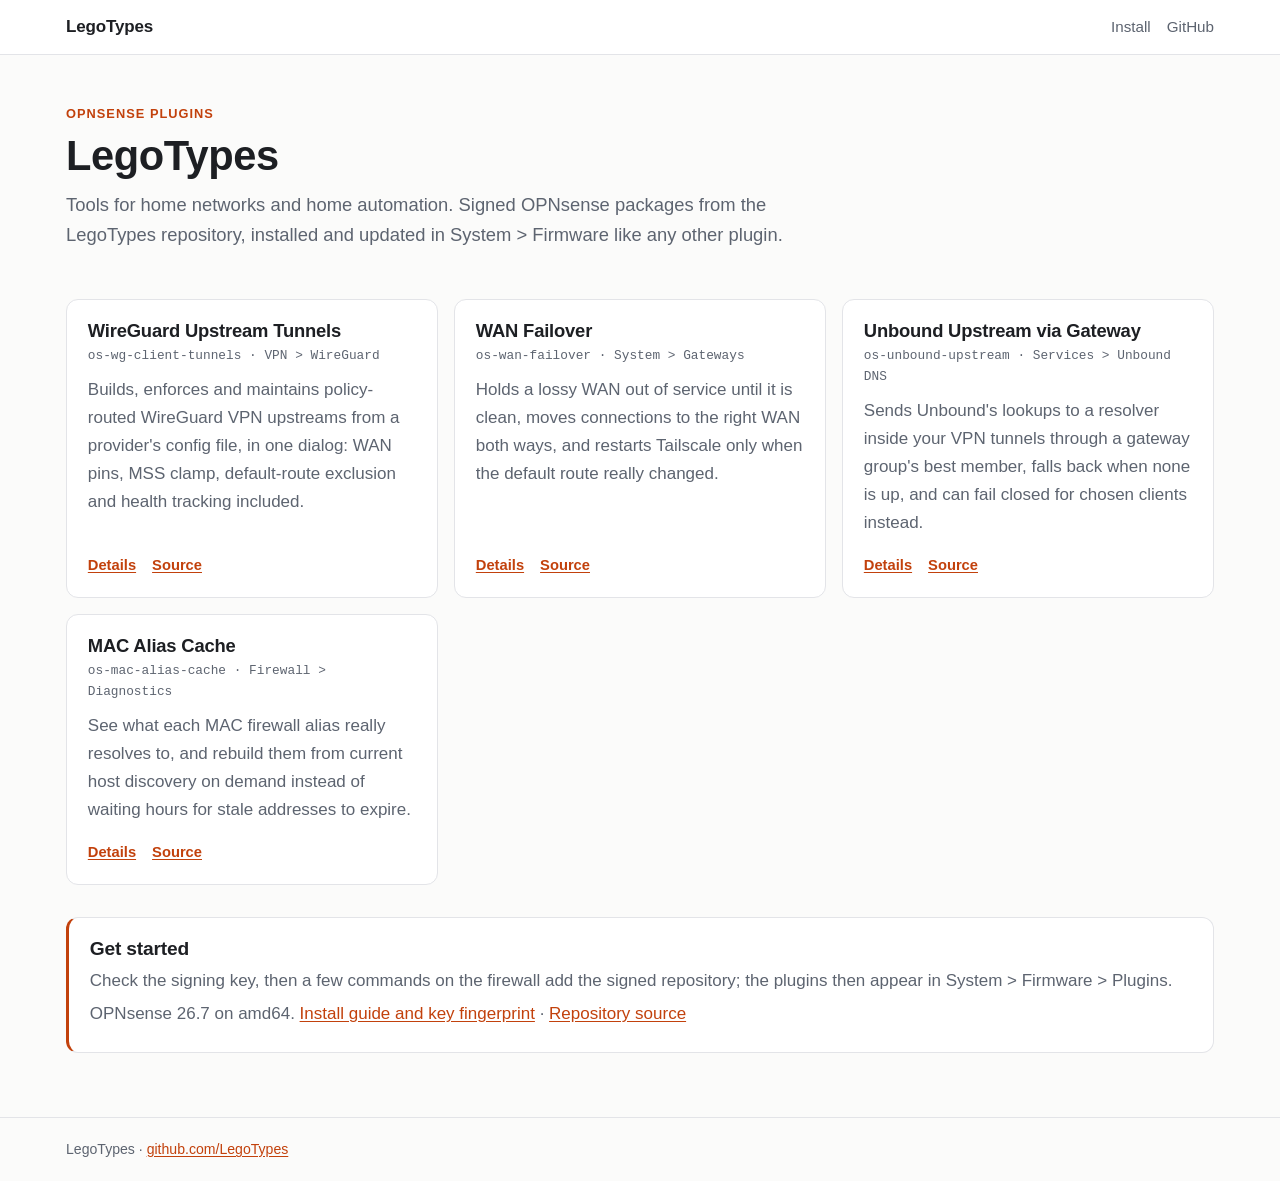
<file: index.html>
<!doctype html>
<html lang="en">
<head>
<meta charset="utf-8">
<meta name="viewport" content="width=device-width, initial-scale=1">
<title>LegoTypes</title>
<meta name="description" content="Open-source OPNsense plugins from LegoTypes: WireGuard upstream tunnels, WAN failover, Unbound upstream via a gateway group, and a MAC alias cache.">
<link rel="stylesheet" href="assets/site.css">
</head>
<body>
<header class="site-header">
  <div class="inner">
    <a class="brand" href="./">LegoTypes</a>
    <nav><a href="install/">Install</a><a href="https://github.com/LegoTypes">GitHub</a></nav>
  </div>
</header>
<div class="page">
  <main class="content wide">
    <section class="hero">
      <div class="eyebrow">OPNsense plugins</div>
      <h1>LegoTypes</h1>
      <p class="lede">Tools for home networks and home automation. Signed OPNsense packages from the LegoTypes repository, installed and updated in System &gt; Firmware like any other plugin.</p>
    </section>

    <ul class="projects">
      <li>
        <h3><a href="wg-upstream-tunnels/">WireGuard Upstream Tunnels</a></h3>
        <div class="pkg">os-wg-client-tunnels · VPN &gt; WireGuard</div>
        <p>Builds, enforces and maintains policy-routed WireGuard VPN upstreams from a provider's config file, in one dialog: WAN pins, MSS clamp, default-route exclusion and health tracking included.</p>
        <div class="links"><a href="wg-upstream-tunnels/">Details</a><a href="https://github.com/LegoTypes/plugins/tree/main/net/wg-client-tunnels">Source</a></div>
      </li>
      <li>
        <h3><a href="wan-failover/">WAN Failover</a></h3>
        <div class="pkg">os-wan-failover · System &gt; Gateways</div>
        <p>Holds a lossy WAN out of service until it is clean, moves connections to the right WAN both ways, and restarts Tailscale only when the default route really changed.</p>
        <div class="links"><a href="wan-failover/">Details</a><a href="https://github.com/LegoTypes/plugins/tree/main/net/wan-failover">Source</a></div>
      </li>
      <li>
        <h3><a href="unbound-upstream/">Unbound Upstream via Gateway</a></h3>
        <div class="pkg">os-unbound-upstream · Services &gt; Unbound DNS</div>
        <p>Sends Unbound's lookups to a resolver inside your VPN tunnels through a gateway group's best member, falls back when none is up, and can fail closed for chosen clients instead.</p>
        <div class="links"><a href="unbound-upstream/">Details</a><a href="https://github.com/LegoTypes/plugins/tree/main/dns/unbound-upstream">Source</a></div>
      </li>
      <li>
        <h3><a href="mac-alias-cache/">MAC Alias Cache</a></h3>
        <div class="pkg">os-mac-alias-cache · Firewall &gt; Diagnostics</div>
        <p>See what each MAC firewall alias really resolves to, and rebuild them from current host discovery on demand instead of waiting hours for stale addresses to expire.</p>
        <div class="links"><a href="mac-alias-cache/">Details</a><a href="https://github.com/LegoTypes/plugins/tree/main/net/mac-alias-cache">Source</a></div>
      </li>
    </ul>

    <section class="get-started">
      <h2>Get started</h2>
      <p>Check the signing key, then a few commands on the firewall add the signed repository; the plugins then appear in System &gt; Firmware &gt; Plugins.</p>
      <p>OPNsense 26.7 on amd64. <a href="install/">Install guide and key fingerprint</a> · <a href="https://github.com/LegoTypes/opnsense-repo">Repository source</a></p>
    </section>
  </main>
</div>
<footer class="site-footer">
  <div class="inner">LegoTypes · <a href="https://github.com/LegoTypes">github.com/LegoTypes</a></div>
</footer>
</body>
</html>
</file>
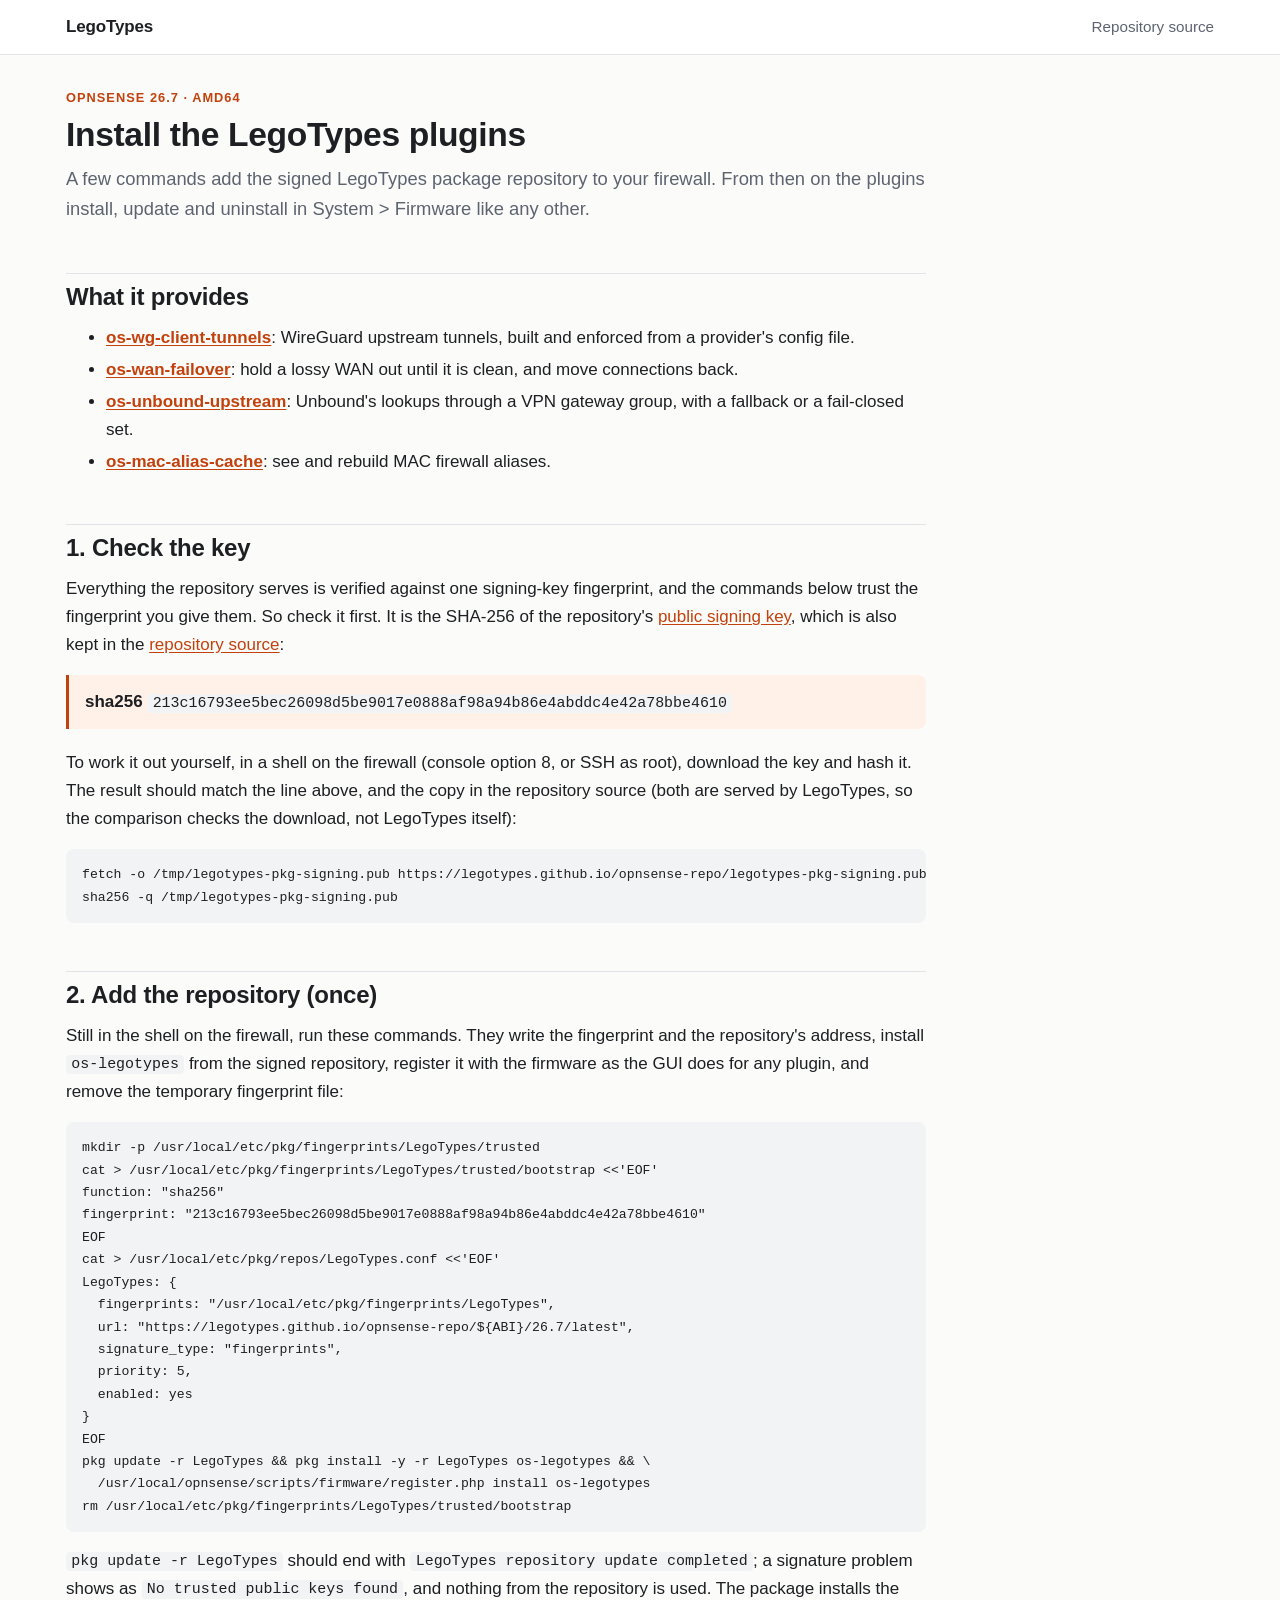
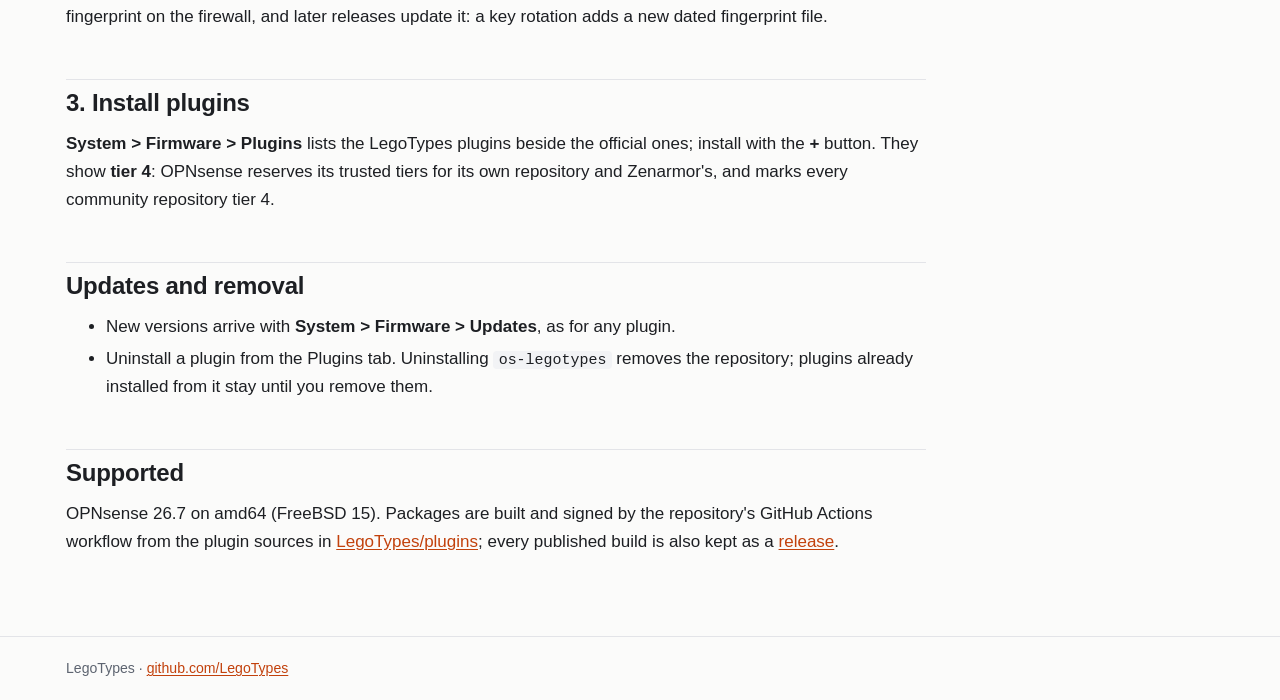
<file: install/index.html>
<!doctype html>
<html lang="en">
<head>
<meta charset="utf-8">
<meta name="viewport" content="width=device-width, initial-scale=1">
<title>Install LegoTypes Plugins</title>
<meta name="description" content="Add the signed LegoTypes package repository to OPNsense, then install and update its plugins from System > Firmware.">
<link rel="stylesheet" href="../assets/site.css">
</head>
<body>
<header class="site-header">
  <div class="inner">
    <a class="brand" href="../">LegoTypes</a>
    <nav>
      <a href="https://github.com/LegoTypes/opnsense-repo">Repository source</a>
    </nav>
  </div>
</header>

<div class="page">
  <main class="content">
    <div class="eyebrow">OPNsense 26.7 · amd64</div>
    <h1>Install the LegoTypes plugins</h1>
    <p class="lede">A few commands add the signed LegoTypes package repository to your firewall. From then on the plugins install, update and uninstall in System &gt; Firmware like any other.</p>

    <h2 id="plugins">What it provides</h2>
    <ul>
      <li><a href="../wg-upstream-tunnels/"><strong>os-wg-client-tunnels</strong></a>: WireGuard upstream tunnels, built and enforced from a provider's config file.</li>
      <li><a href="../wan-failover/"><strong>os-wan-failover</strong></a>: hold a lossy WAN out until it is clean, and move connections back.</li>
      <li><a href="../unbound-upstream/"><strong>os-unbound-upstream</strong></a>: Unbound's lookups through a VPN gateway group, with a fallback or a fail-closed set.</li>
      <li><a href="../mac-alias-cache/"><strong>os-mac-alias-cache</strong></a>: see and rebuild MAC firewall aliases.</li>
    </ul>

    <h2 id="verify">1. Check the key</h2>
    <p>Everything the repository serves is verified against one signing-key fingerprint, and the commands below trust the fingerprint you give them. So check it first. It is the SHA-256 of the repository's <a href="https://legotypes.github.io/opnsense-repo/legotypes-pkg-signing.pub">public signing key</a>, which is also kept in the <a href="https://github.com/LegoTypes/opnsense-repo/tree/main/keys">repository source</a>:</p>
    <div class="callout"><p><strong>sha256</strong> <code>213c16793ee5bec26098d5be9017e0888af98a94b86e4abddc4e42a78bbe4610</code></p></div>
    <p>To work it out yourself, in a shell on the firewall (console option 8, or SSH as root), download the key and hash it. The result should match the line above, and the copy in the repository source (both are served by LegoTypes, so the comparison checks the download, not LegoTypes itself):</p>
<pre><code>fetch -o /tmp/legotypes-pkg-signing.pub https://legotypes.github.io/opnsense-repo/legotypes-pkg-signing.pub
sha256 -q /tmp/legotypes-pkg-signing.pub</code></pre>

    <h2 id="bootstrap">2. Add the repository (once)</h2>
    <p>Still in the shell on the firewall, run these commands. They write the fingerprint and the repository's address, install <code>os-legotypes</code> from the signed repository, register it with the firmware as the GUI does for any plugin, and remove the temporary fingerprint file:</p>
<pre><code>mkdir -p /usr/local/etc/pkg/fingerprints/LegoTypes/trusted
cat &gt; /usr/local/etc/pkg/fingerprints/LegoTypes/trusted/bootstrap &lt;&lt;'EOF'
function: "sha256"
fingerprint: "213c16793ee5bec26098d5be9017e0888af98a94b86e4abddc4e42a78bbe4610"
EOF
cat &gt; /usr/local/etc/pkg/repos/LegoTypes.conf &lt;&lt;'EOF'
LegoTypes: {
  fingerprints: "/usr/local/etc/pkg/fingerprints/LegoTypes",
  url: "https://legotypes.github.io/opnsense-repo/${ABI}/26.7/latest",
  signature_type: "fingerprints",
  priority: 5,
  enabled: yes
}
EOF
pkg update -r LegoTypes &amp;&amp; pkg install -y -r LegoTypes os-legotypes &amp;&amp; \
  /usr/local/opnsense/scripts/firmware/register.php install os-legotypes
rm /usr/local/etc/pkg/fingerprints/LegoTypes/trusted/bootstrap</code></pre>
    <p><code>pkg update -r LegoTypes</code> should end with <code>LegoTypes repository update completed</code>; a signature problem shows as <code>No trusted public keys found</code>, and nothing from the repository is used. The package installs the fingerprint on the firewall, and later releases update it: a key rotation adds a new dated fingerprint file.</p>

    <h2 id="install">3. Install plugins</h2>
    <p><strong>System &gt; Firmware &gt; Plugins</strong> lists the LegoTypes plugins beside the official ones; install with the <strong>+</strong> button. They show <strong>tier 4</strong>: OPNsense reserves its trusted tiers for its own repository and Zenarmor's, and marks every community repository tier 4.</p>

    <h2 id="updates">Updates and removal</h2>
    <ul>
      <li>New versions arrive with <strong>System &gt; Firmware &gt; Updates</strong>, as for any plugin.</li>
      <li>Uninstall a plugin from the Plugins tab. Uninstalling <code>os-legotypes</code> removes the repository; plugins already installed from it stay until you remove them.</li>
    </ul>

    <h2 id="support">Supported</h2>
    <p>OPNsense 26.7 on amd64 (FreeBSD 15). Packages are built and signed by the repository's GitHub Actions workflow from the plugin sources in <a href="https://github.com/LegoTypes/plugins">LegoTypes/plugins</a>; every published build is also kept as a <a href="https://github.com/LegoTypes/opnsense-repo/releases">release</a>.</p>
  </main>
</div>

<footer class="site-footer">
  <div class="inner">LegoTypes · <a href="https://github.com/LegoTypes">github.com/LegoTypes</a></div>
</footer>
</body>
</html>
</file>
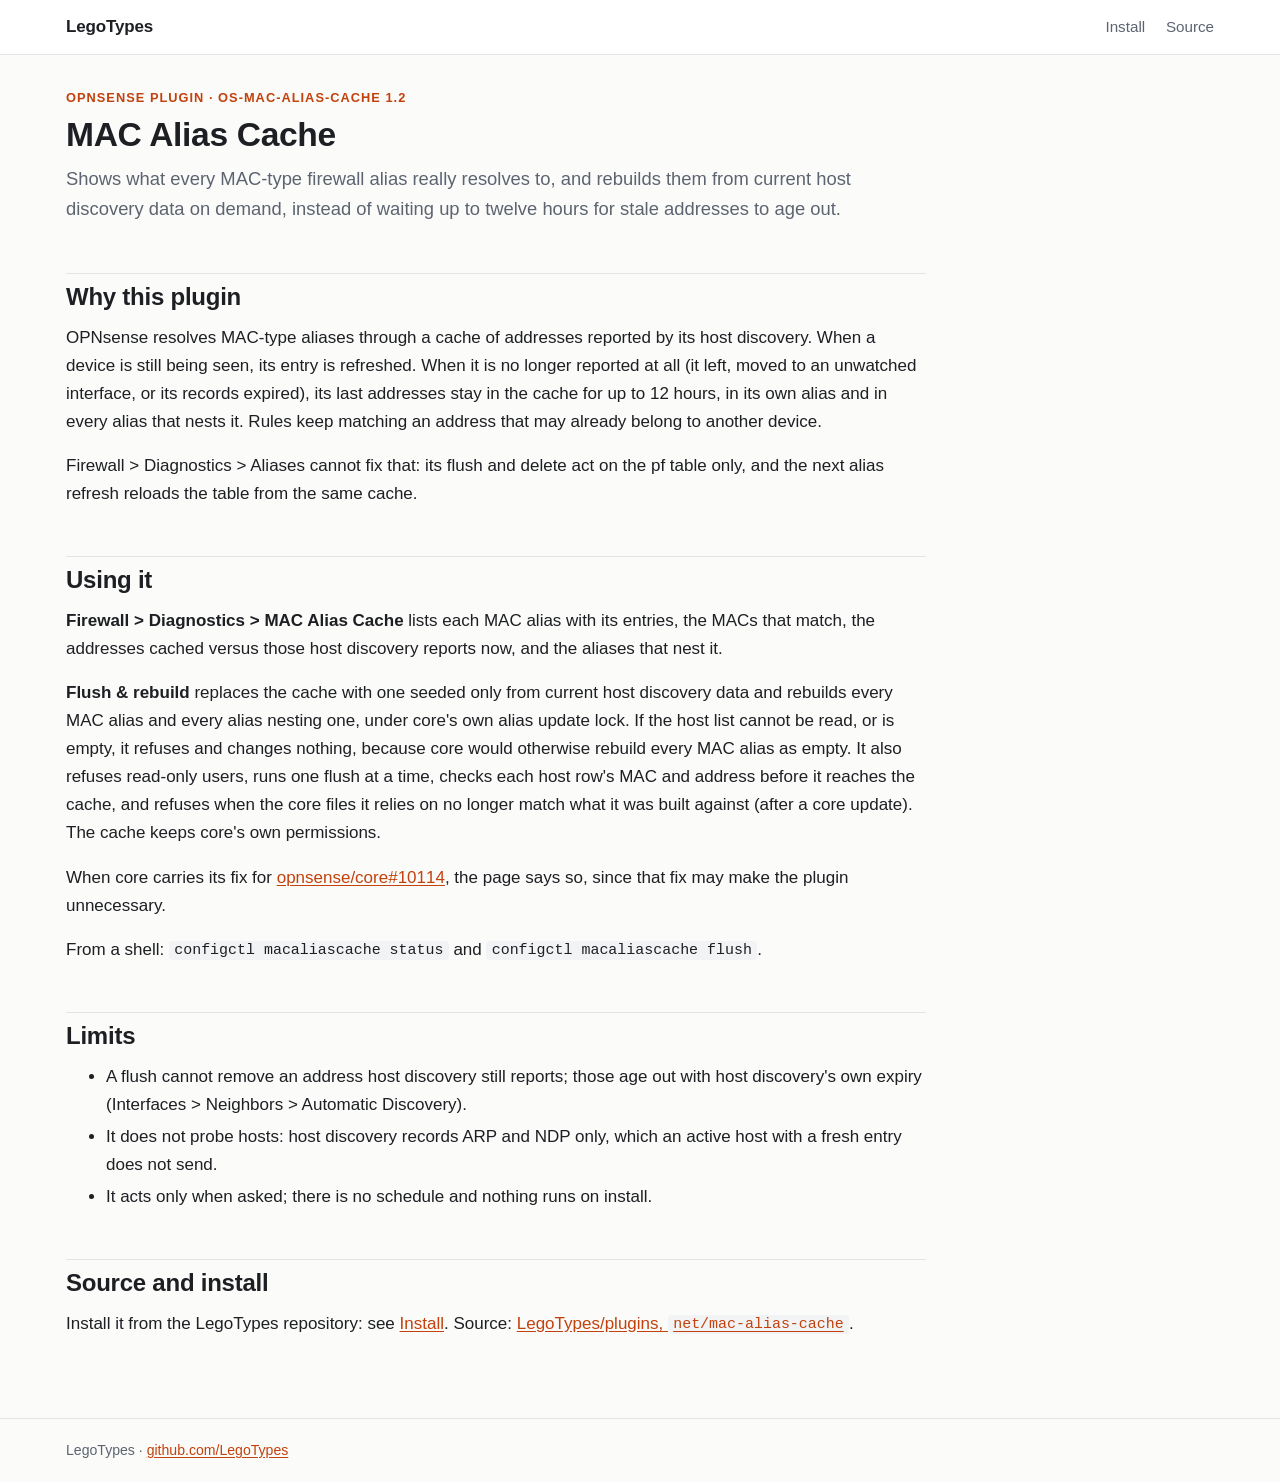
<file: mac-alias-cache/index.html>
<!doctype html>
<html lang="en">
<head>
<meta charset="utf-8">
<meta name="viewport" content="width=device-width, initial-scale=1">
<title>MAC Alias Cache for OPNsense</title>
<meta name="description" content="An OPNsense plugin that shows what each MAC firewall alias resolves to and rebuilds MAC aliases from current host discovery data on demand.">
<link rel="stylesheet" href="../assets/site.css">
</head>
<body>
<header class="site-header">
  <div class="inner">
    <a class="brand" href="../">LegoTypes</a>
    <nav>
      <a href="../install/">Install</a>
      <a href="https://github.com/LegoTypes/plugins/tree/main/net/mac-alias-cache">Source</a>
    </nav>
  </div>
</header>

<div class="page">
  <main class="content">
    <div class="eyebrow">OPNsense plugin · os-mac-alias-cache 1.2</div>
    <h1>MAC Alias Cache</h1>
    <p class="lede">Shows what every MAC-type firewall alias really resolves to, and rebuilds them from current host discovery data on demand, instead of waiting up to twelve hours for stale addresses to age out.</p>

    <h2 id="why">Why this plugin</h2>
    <p>OPNsense resolves MAC-type aliases through a cache of addresses reported by its host discovery. When a device is still being seen, its entry is refreshed. When it is no longer reported at all (it left, moved to an unwatched interface, or its records expired), its last addresses stay in the cache for up to 12 hours, in its own alias and in every alias that nests it. Rules keep matching an address that may already belong to another device.</p>
    <p>Firewall &gt; Diagnostics &gt; Aliases cannot fix that: its flush and delete act on the pf table only, and the next alias refresh reloads the table from the same cache.</p>

    <h2 id="use">Using it</h2>
    <p><strong>Firewall &gt; Diagnostics &gt; MAC Alias Cache</strong> lists each MAC alias with its entries, the MACs that match, the addresses cached versus those host discovery reports now, and the aliases that nest it.</p>
    <p><strong>Flush &amp; rebuild</strong> replaces the cache with one seeded only from current host discovery data and rebuilds every MAC alias and every alias nesting one, under core's own alias update lock. If the host list cannot be read, or is empty, it refuses and changes nothing, because core would otherwise rebuild every MAC alias as empty. It also refuses read-only users, runs one flush at a time, checks each host row's MAC and address before it reaches the cache, and refuses when the core files it relies on no longer match what it was built against (after a core update). The cache keeps core's own permissions.</p>
    <p>When core carries its fix for <a href="https://github.com/opnsense/core/issues/10114">opnsense/core#10114</a>, the page says so, since that fix may make the plugin unnecessary.</p>
    <p>From a shell: <code>configctl macaliascache status</code> and <code>configctl macaliascache flush</code>.</p>

    <h2 id="limits">Limits</h2>
    <ul>
      <li>A flush cannot remove an address host discovery still reports; those age out with host discovery's own expiry (Interfaces &gt; Neighbors &gt; Automatic Discovery).</li>
      <li>It does not probe hosts: host discovery records ARP and NDP only, which an active host with a fresh entry does not send.</li>
      <li>It acts only when asked; there is no schedule and nothing runs on install.</li>
    </ul>

    <h2 id="source">Source and install</h2>
    <p>Install it from the LegoTypes repository: see <a href="../install/">Install</a>. Source: <a href="https://github.com/LegoTypes/plugins/tree/main/net/mac-alias-cache">LegoTypes/plugins, <code>net/mac-alias-cache</code></a>.</p>
  </main>
</div>

<footer class="site-footer">
  <div class="inner">LegoTypes · <a href="https://github.com/LegoTypes">github.com/LegoTypes</a></div>
</footer>
</body>
</html>
</file>
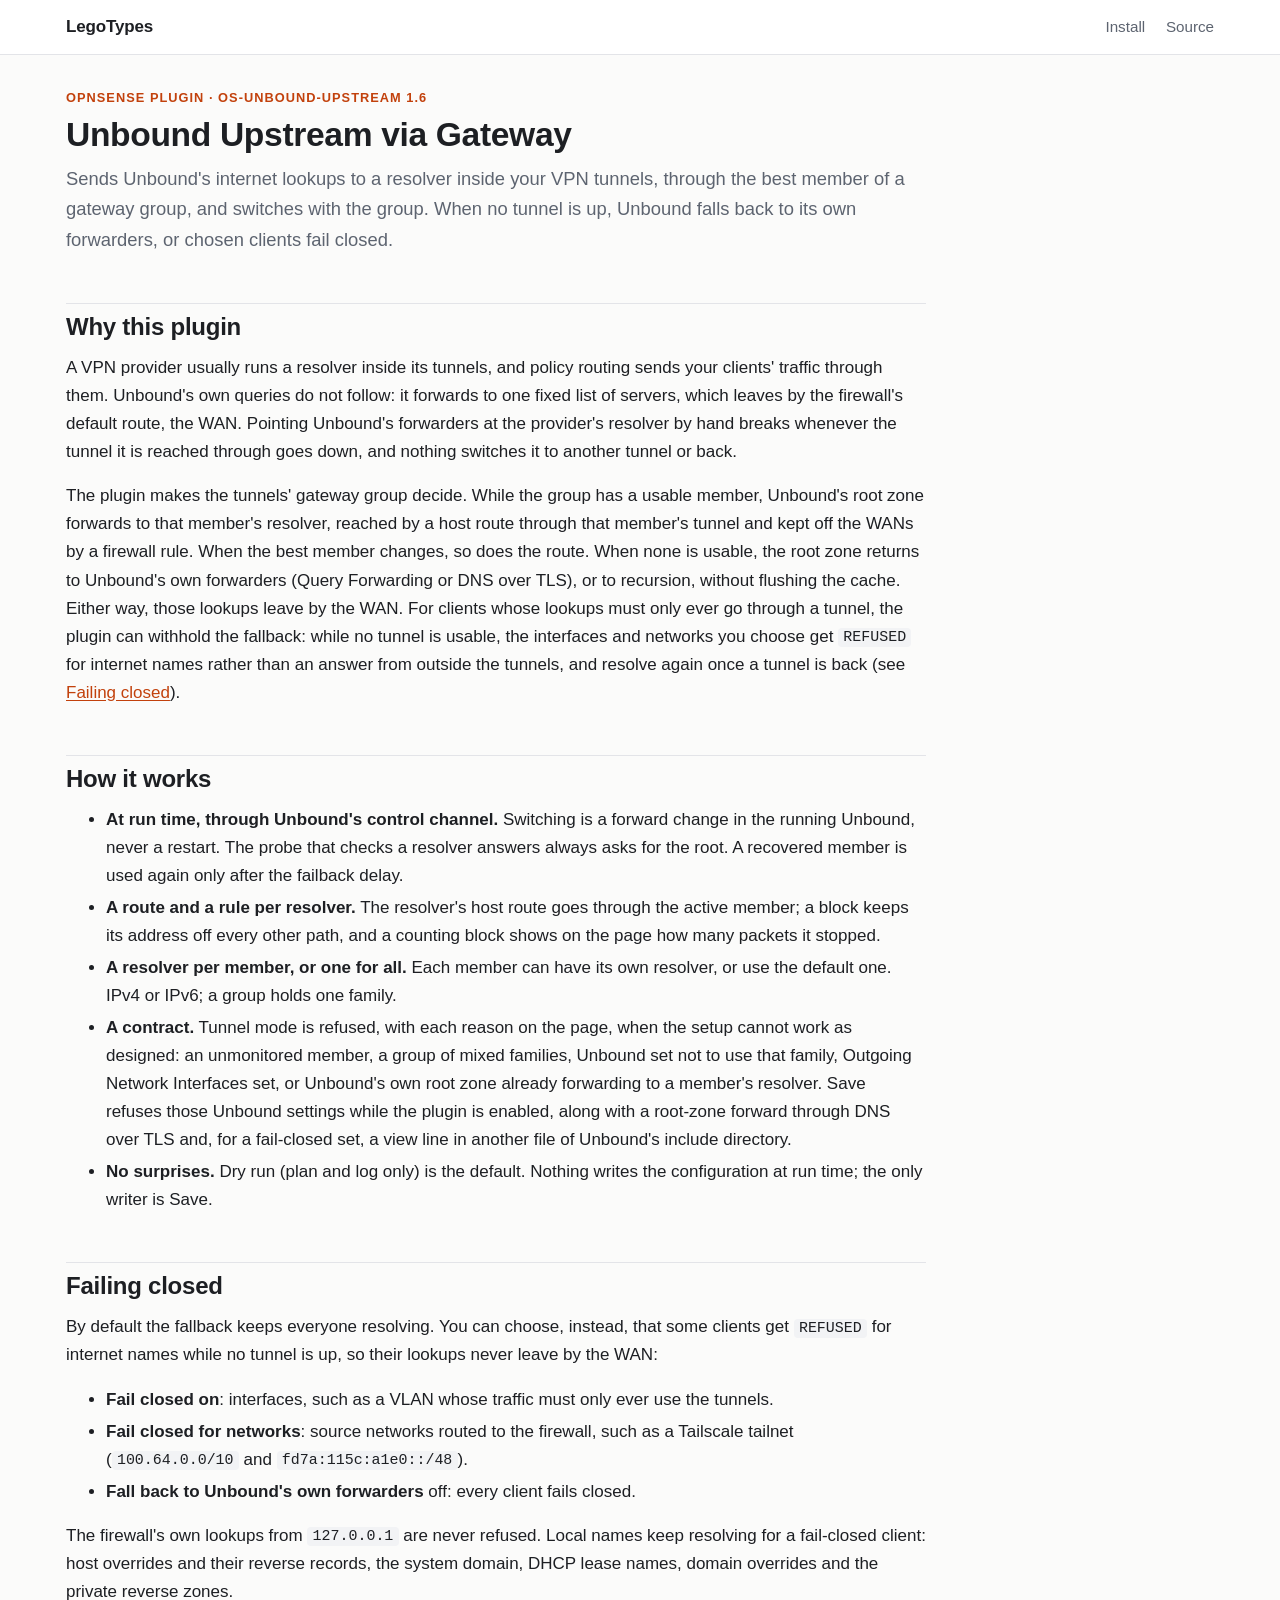
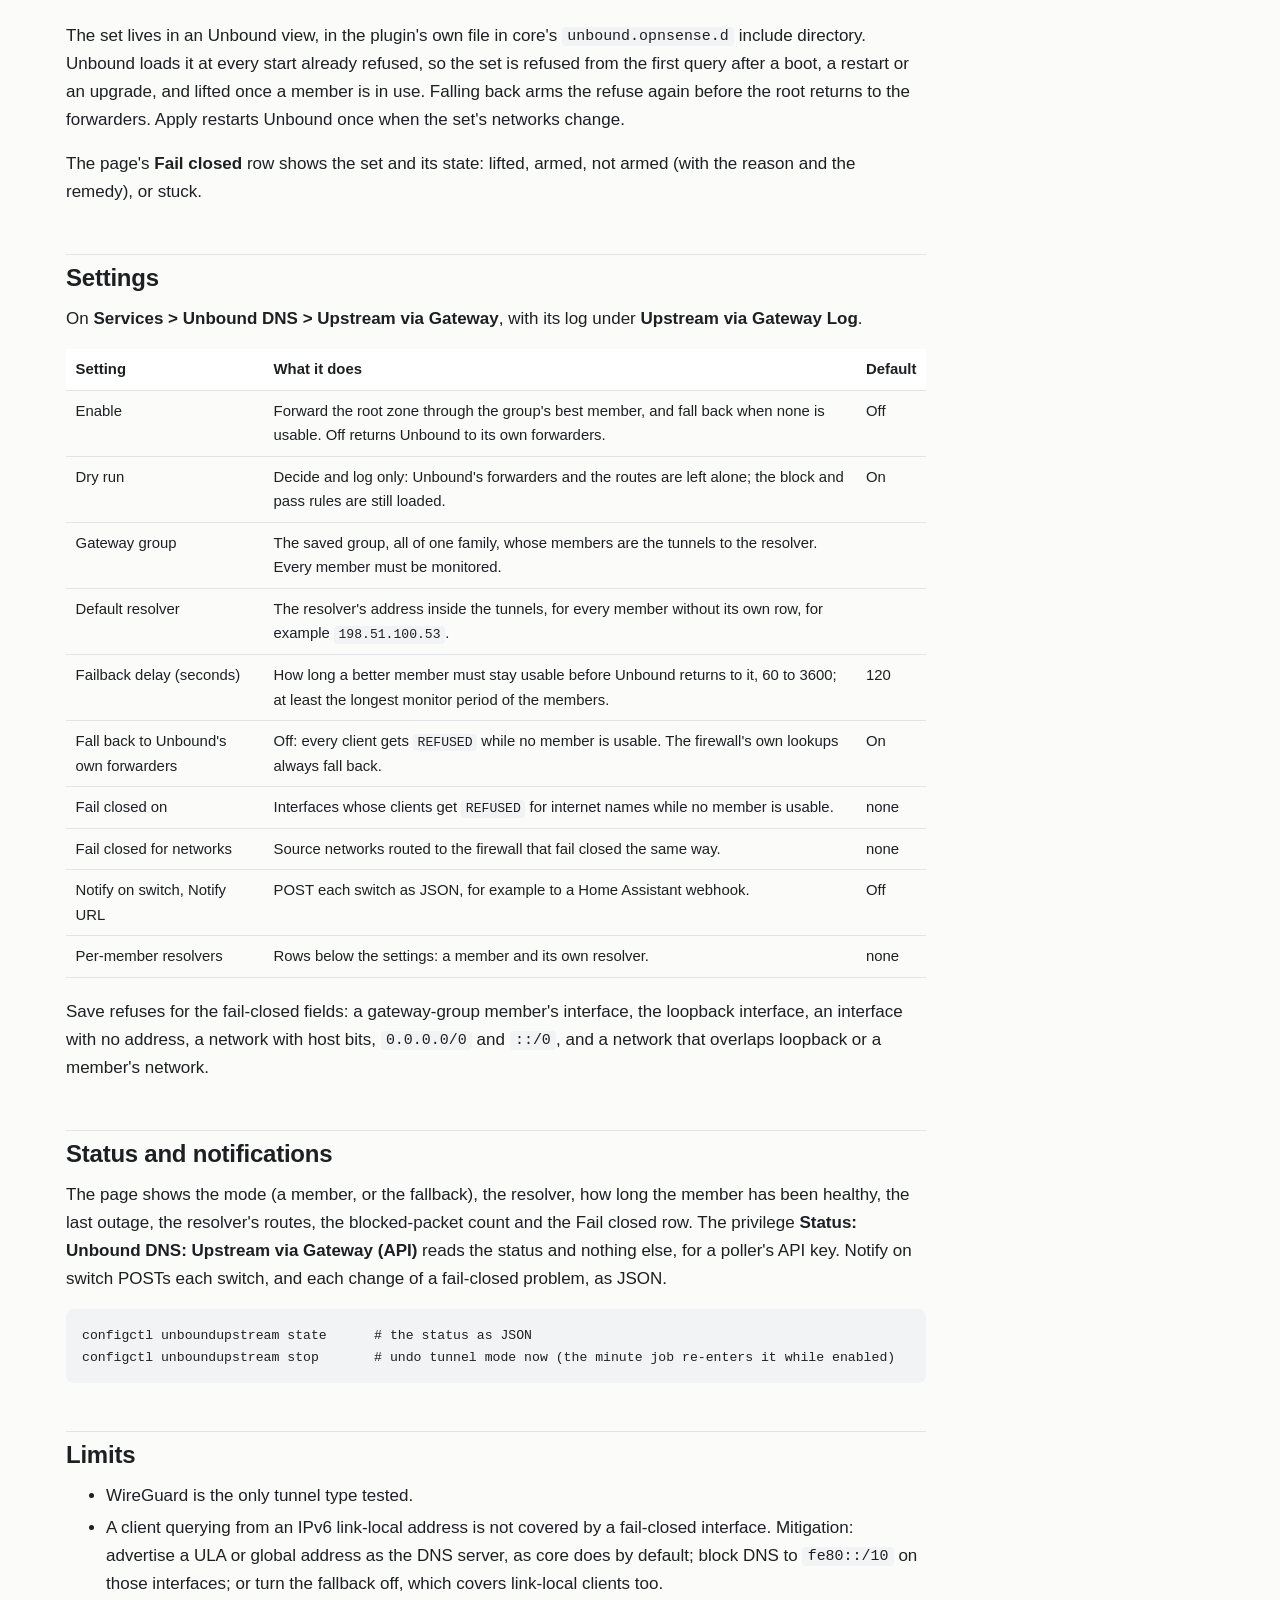
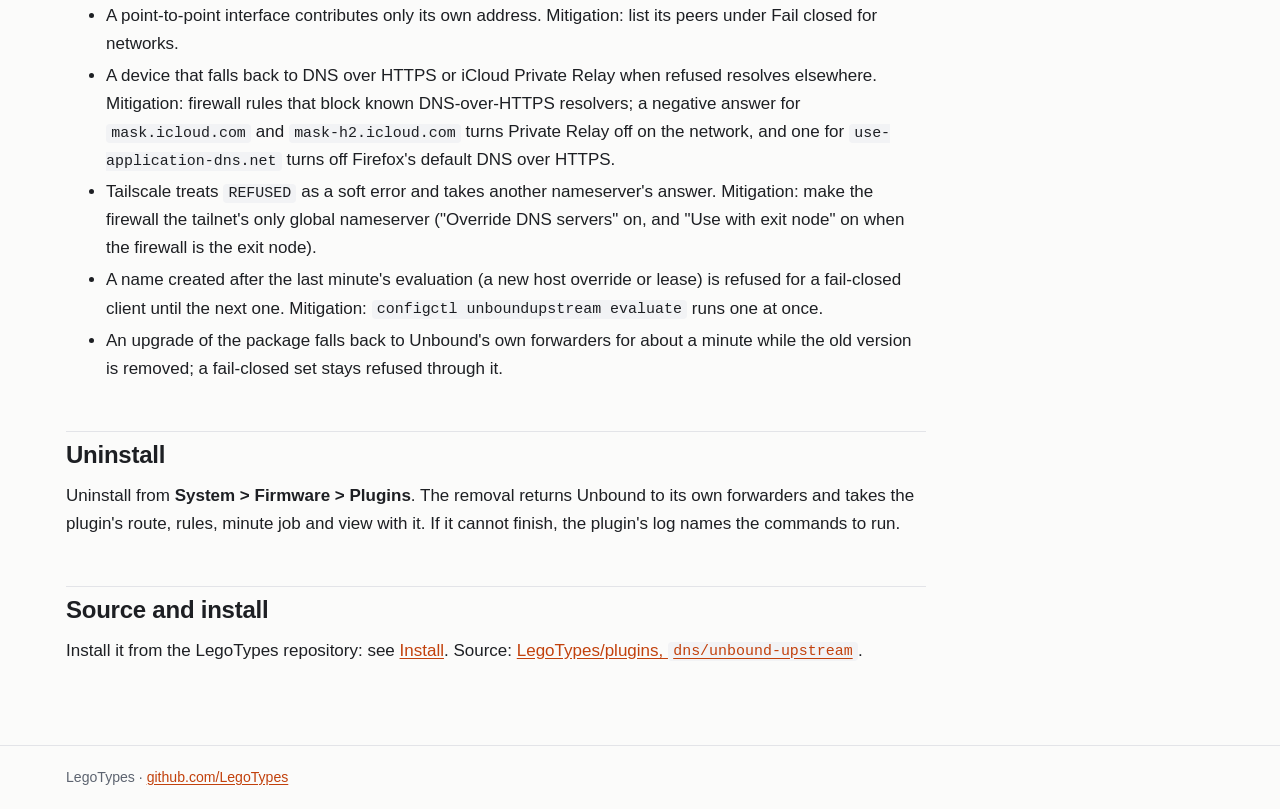
<file: unbound-upstream/index.html>
<!doctype html>
<html lang="en">
<head>
<meta charset="utf-8">
<meta name="viewport" content="width=device-width, initial-scale=1">
<title>Unbound Upstream via Gateway for OPNsense</title>
<meta name="description" content="An OPNsense plugin that forwards Unbound's root zone to a resolver inside your VPN tunnels, through a gateway group's best member, and can fail closed for chosen clients when no tunnel is up.">
<link rel="stylesheet" href="../assets/site.css">
</head>
<body>
<header class="site-header">
  <div class="inner">
    <a class="brand" href="../">LegoTypes</a>
    <nav>
      <a href="../install/">Install</a>
      <a href="https://github.com/LegoTypes/plugins/tree/main/dns/unbound-upstream">Source</a>
    </nav>
  </div>
</header>

<div class="page">
  <main class="content">
    <div class="eyebrow">OPNsense plugin · os-unbound-upstream 1.6</div>
    <h1>Unbound Upstream via Gateway</h1>
    <p class="lede">Sends Unbound's internet lookups to a resolver inside your VPN tunnels, through the best member of a gateway group, and switches with the group. When no tunnel is up, Unbound falls back to its own forwarders, or chosen clients fail closed.</p>

    <h2 id="why">Why this plugin</h2>
    <p>A VPN provider usually runs a resolver inside its tunnels, and policy routing sends your clients' traffic through them. Unbound's own queries do not follow: it forwards to one fixed list of servers, which leaves by the firewall's default route, the WAN. Pointing Unbound's forwarders at the provider's resolver by hand breaks whenever the tunnel it is reached through goes down, and nothing switches it to another tunnel or back.</p>
    <p>The plugin makes the tunnels' gateway group decide. While the group has a usable member, Unbound's root zone forwards to that member's resolver, reached by a host route through that member's tunnel and kept off the WANs by a firewall rule. When the best member changes, so does the route. When none is usable, the root zone returns to Unbound's own forwarders (Query Forwarding or DNS over TLS), or to recursion, without flushing the cache. Either way, those lookups leave by the WAN. For clients whose lookups must only ever go through a tunnel, the plugin can withhold the fallback: while no tunnel is usable, the interfaces and networks you choose get <code>REFUSED</code> for internet names rather than an answer from outside the tunnels, and resolve again once a tunnel is back (see <a href="#fail-closed">Failing closed</a>).</p>

    <h2 id="how">How it works</h2>
    <ul>
      <li><strong>At run time, through Unbound's control channel.</strong> Switching is a forward change in the running Unbound, never a restart. The probe that checks a resolver answers always asks for the root. A recovered member is used again only after the failback delay.</li>
      <li><strong>A route and a rule per resolver.</strong> The resolver's host route goes through the active member; a block keeps its address off every other path, and a counting block shows on the page how many packets it stopped.</li>
      <li><strong>A resolver per member, or one for all.</strong> Each member can have its own resolver, or use the default one. IPv4 or IPv6; a group holds one family.</li>
      <li><strong>A contract.</strong> Tunnel mode is refused, with each reason on the page, when the setup cannot work as designed: an unmonitored member, a group of mixed families, Unbound set not to use that family, Outgoing Network Interfaces set, or Unbound's own root zone already forwarding to a member's resolver. Save refuses those Unbound settings while the plugin is enabled, along with a root-zone forward through DNS over TLS and, for a fail-closed set, a view line in another file of Unbound's include directory.</li>
      <li><strong>No surprises.</strong> Dry run (plan and log only) is the default. Nothing writes the configuration at run time; the only writer is Save.</li>
    </ul>

    <h2 id="fail-closed">Failing closed</h2>
    <p>By default the fallback keeps everyone resolving. You can choose, instead, that some clients get <code>REFUSED</code> for internet names while no tunnel is up, so their lookups never leave by the WAN:</p>
    <ul>
      <li><strong>Fail closed on</strong>: interfaces, such as a VLAN whose traffic must only ever use the tunnels.</li>
      <li><strong>Fail closed for networks</strong>: source networks routed to the firewall, such as a Tailscale tailnet (<code>100.64.0.0/10</code> and <code>fd7a:115c:a1e0::/48</code>).</li>
      <li><strong>Fall back to Unbound's own forwarders</strong> off: every client fails closed.</li>
    </ul>
    <p>The firewall's own lookups from <code>127.0.0.1</code> are never refused. Local names keep resolving for a fail-closed client: host overrides and their reverse records, the system domain, DHCP lease names, domain overrides and the private reverse zones.</p>
    <p>The set lives in an Unbound view, in the plugin's own file in core's <code>unbound.opnsense.d</code> include directory. Unbound loads it at every start already refused, so the set is refused from the first query after a boot, a restart or an upgrade, and lifted once a member is in use. Falling back arms the refuse again before the root returns to the forwarders. Apply restarts Unbound once when the set's networks change.</p>
    <p>The page's <strong>Fail closed</strong> row shows the set and its state: lifted, armed, not armed (with the reason and the remedy), or stuck.</p>

    <h2 id="settings">Settings</h2>
    <p>On <strong>Services &gt; Unbound DNS &gt; Upstream via Gateway</strong>, with its log under <strong>Upstream via Gateway Log</strong>.</p>
    <div class="table-wrap">
    <table>
      <thead><tr><th>Setting</th><th>What it does</th><th>Default</th></tr></thead>
      <tbody>
        <tr><td>Enable</td><td>Forward the root zone through the group's best member, and fall back when none is usable. Off returns Unbound to its own forwarders.</td><td>Off</td></tr>
        <tr><td>Dry run</td><td>Decide and log only: Unbound's forwarders and the routes are left alone; the block and pass rules are still loaded.</td><td>On</td></tr>
        <tr><td>Gateway group</td><td>The saved group, all of one family, whose members are the tunnels to the resolver. Every member must be monitored.</td><td></td></tr>
        <tr><td>Default resolver</td><td>The resolver's address inside the tunnels, for every member without its own row, for example <code>198.51.100.53</code>.</td><td></td></tr>
        <tr><td>Failback delay (seconds)</td><td>How long a better member must stay usable before Unbound returns to it, 60 to 3600; at least the longest monitor period of the members.</td><td>120</td></tr>
        <tr><td>Fall back to Unbound's own forwarders</td><td>Off: every client gets <code>REFUSED</code> while no member is usable. The firewall's own lookups always fall back.</td><td>On</td></tr>
        <tr><td>Fail closed on</td><td>Interfaces whose clients get <code>REFUSED</code> for internet names while no member is usable.</td><td>none</td></tr>
        <tr><td>Fail closed for networks</td><td>Source networks routed to the firewall that fail closed the same way.</td><td>none</td></tr>
        <tr><td>Notify on switch, Notify URL</td><td>POST each switch as JSON, for example to a Home Assistant webhook.</td><td>Off</td></tr>
        <tr><td>Per-member resolvers</td><td>Rows below the settings: a member and its own resolver.</td><td>none</td></tr>
      </tbody>
    </table>
    </div>
    <p>Save refuses for the fail-closed fields: a gateway-group member's interface, the loopback interface, an interface with no address, a network with host bits, <code>0.0.0.0/0</code> and <code>::/0</code>, and a network that overlaps loopback or a member's network.</p>

    <h2 id="status">Status and notifications</h2>
    <p>The page shows the mode (a member, or the fallback), the resolver, how long the member has been healthy, the last outage, the resolver's routes, the blocked-packet count and the Fail closed row. The privilege <strong>Status: Unbound DNS: Upstream via Gateway (API)</strong> reads the status and nothing else, for a poller's API key. Notify on switch POSTs each switch, and each change of a fail-closed problem, as JSON.</p>
<pre><code>configctl unboundupstream state      # the status as JSON
configctl unboundupstream stop       # undo tunnel mode now (the minute job re-enters it while enabled)</code></pre>

    <h2 id="limits">Limits</h2>
    <ul>
      <li>WireGuard is the only tunnel type tested.</li>
      <li>A client querying from an IPv6 link-local address is not covered by a fail-closed interface. Mitigation: advertise a ULA or global address as the DNS server, as core does by default; block DNS to <code>fe80::/10</code> on those interfaces; or turn the fallback off, which covers link-local clients too.</li>
      <li>A point-to-point interface contributes only its own address. Mitigation: list its peers under Fail closed for networks.</li>
      <li>A device that falls back to DNS over HTTPS or iCloud Private Relay when refused resolves elsewhere. Mitigation: firewall rules that block known DNS-over-HTTPS resolvers; a negative answer for <code>mask.icloud.com</code> and <code>mask-h2.icloud.com</code> turns Private Relay off on the network, and one for <code>use-application-dns.net</code> turns off Firefox's default DNS over HTTPS.</li>
      <li>Tailscale treats <code>REFUSED</code> as a soft error and takes another nameserver's answer. Mitigation: make the firewall the tailnet's only global nameserver ("Override DNS servers" on, and "Use with exit node" on when the firewall is the exit node).</li>
      <li>A name created after the last minute's evaluation (a new host override or lease) is refused for a fail-closed client until the next one. Mitigation: <code>configctl unboundupstream evaluate</code> runs one at once.</li>
      <li>An upgrade of the package falls back to Unbound's own forwarders for about a minute while the old version is removed; a fail-closed set stays refused through it.</li>
    </ul>

    <h2 id="uninstall">Uninstall</h2>
    <p>Uninstall from <strong>System &gt; Firmware &gt; Plugins</strong>. The removal returns Unbound to its own forwarders and takes the plugin's route, rules, minute job and view with it. If it cannot finish, the plugin's log names the commands to run.</p>

    <h2 id="source">Source and install</h2>
    <p>Install it from the LegoTypes repository: see <a href="../install/">Install</a>. Source: <a href="https://github.com/LegoTypes/plugins/tree/main/dns/unbound-upstream">LegoTypes/plugins, <code>dns/unbound-upstream</code></a>.</p>
  </main>
</div>

<footer class="site-footer">
  <div class="inner">LegoTypes · <a href="https://github.com/LegoTypes">github.com/LegoTypes</a></div>
</footer>
</body>
</html>
</file>
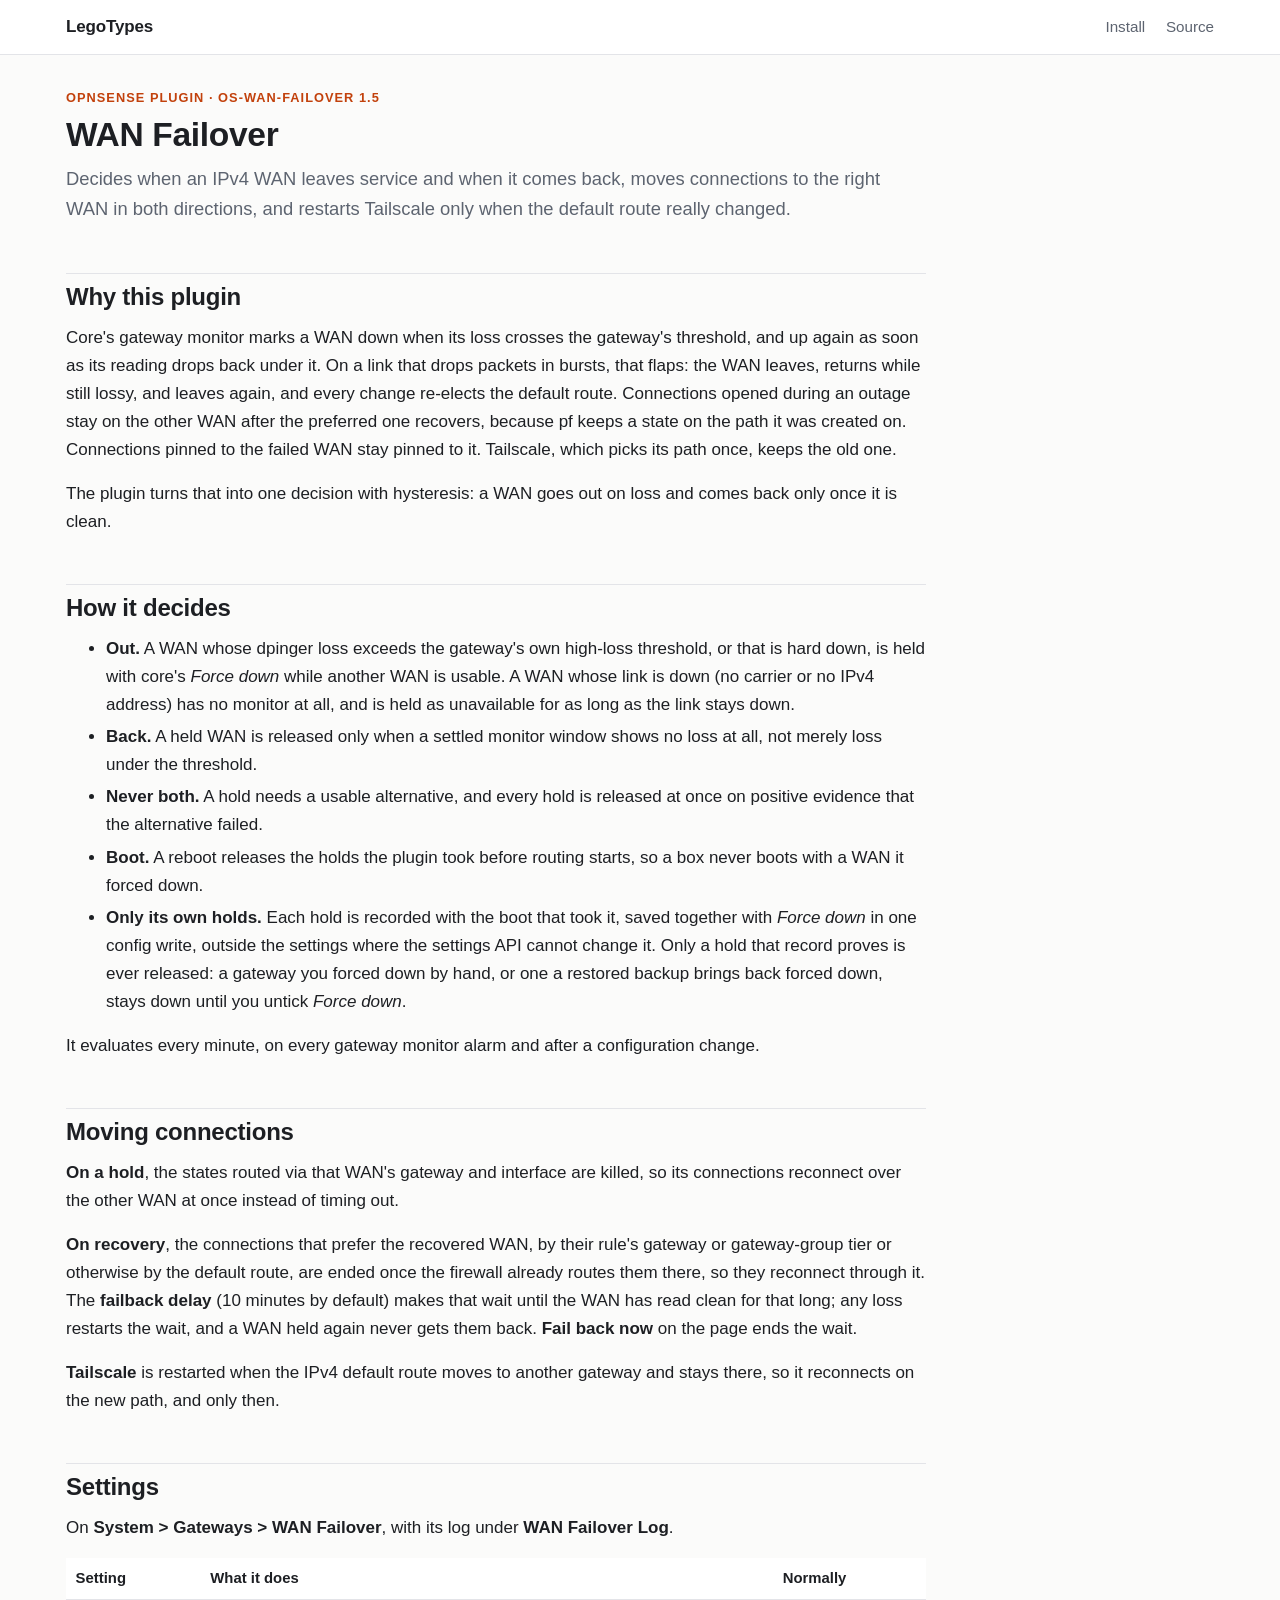
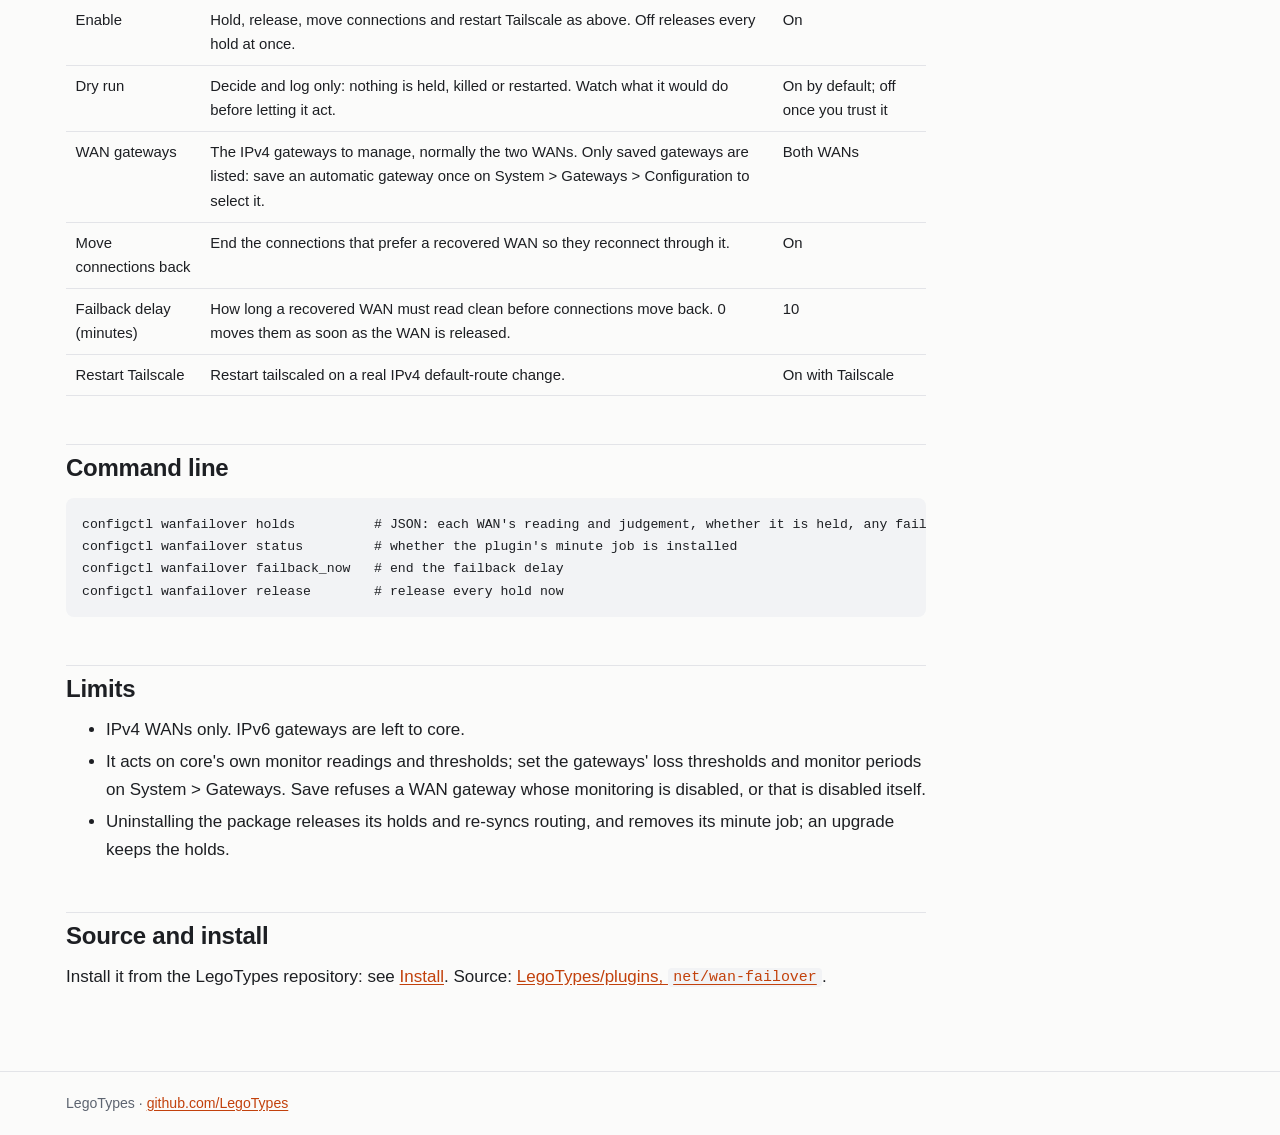
<file: wan-failover/index.html>
<!doctype html>
<html lang="en">
<head>
<meta charset="utf-8">
<meta name="viewport" content="width=device-width, initial-scale=1">
<title>WAN Failover for OPNsense</title>
<meta name="description" content="An OPNsense plugin that holds a lossy IPv4 WAN out of service until it is clean, moves connections to the right WAN both ways, and restarts Tailscale only on a real default-route change.">
<link rel="stylesheet" href="../assets/site.css">
</head>
<body>
<header class="site-header">
  <div class="inner">
    <a class="brand" href="../">LegoTypes</a>
    <nav>
      <a href="../install/">Install</a>
      <a href="https://github.com/LegoTypes/plugins/tree/main/net/wan-failover">Source</a>
    </nav>
  </div>
</header>

<div class="page">
  <main class="content">
    <div class="eyebrow">OPNsense plugin · os-wan-failover 1.5</div>
    <h1>WAN Failover</h1>
    <p class="lede">Decides when an IPv4 WAN leaves service and when it comes back, moves connections to the right WAN in both directions, and restarts Tailscale only when the default route really changed.</p>

    <h2 id="why">Why this plugin</h2>
    <p>Core's gateway monitor marks a WAN down when its loss crosses the gateway's threshold, and up again as soon as its reading drops back under it. On a link that drops packets in bursts, that flaps: the WAN leaves, returns while still lossy, and leaves again, and every change re-elects the default route. Connections opened during an outage stay on the other WAN after the preferred one recovers, because pf keeps a state on the path it was created on. Connections pinned to the failed WAN stay pinned to it. Tailscale, which picks its path once, keeps the old one.</p>
    <p>The plugin turns that into one decision with hysteresis: a WAN goes out on loss and comes back only once it is clean.</p>

    <h2 id="decides">How it decides</h2>
    <ul>
      <li><strong>Out.</strong> A WAN whose dpinger loss exceeds the gateway's own high-loss threshold, or that is hard down, is held with core's <em>Force down</em> while another WAN is usable. A WAN whose link is down (no carrier or no IPv4 address) has no monitor at all, and is held as unavailable for as long as the link stays down.</li>
      <li><strong>Back.</strong> A held WAN is released only when a settled monitor window shows no loss at all, not merely loss under the threshold.</li>
      <li><strong>Never both.</strong> A hold needs a usable alternative, and every hold is released at once on positive evidence that the alternative failed.</li>
      <li><strong>Boot.</strong> A reboot releases the holds the plugin took before routing starts, so a box never boots with a WAN it forced down.</li>
      <li><strong>Only its own holds.</strong> Each hold is recorded with the boot that took it, saved together with <em>Force down</em> in one config write, outside the settings where the settings API cannot change it. Only a hold that record proves is ever released: a gateway you forced down by hand, or one a restored backup brings back forced down, stays down until you untick <em>Force down</em>.</li>
    </ul>
    <p>It evaluates every minute, on every gateway monitor alarm and after a configuration change.</p>

    <h2 id="connections">Moving connections</h2>
    <p><strong>On a hold</strong>, the states routed via that WAN's gateway and interface are killed, so its connections reconnect over the other WAN at once instead of timing out.</p>
    <p><strong>On recovery</strong>, the connections that prefer the recovered WAN, by their rule's gateway or gateway-group tier or otherwise by the default route, are ended once the firewall already routes them there, so they reconnect through it. The <strong>failback delay</strong> (10 minutes by default) makes that wait until the WAN has read clean for that long; any loss restarts the wait, and a WAN held again never gets them back. <strong>Fail back now</strong> on the page ends the wait.</p>
    <p><strong>Tailscale</strong> is restarted when the IPv4 default route moves to another gateway and stays there, so it reconnects on the new path, and only then.</p>

    <h2 id="settings">Settings</h2>
    <p>On <strong>System &gt; Gateways &gt; WAN Failover</strong>, with its log under <strong>WAN Failover Log</strong>.</p>
    <div class="table-wrap">
    <table>
      <thead><tr><th>Setting</th><th>What it does</th><th>Normally</th></tr></thead>
      <tbody>
        <tr><td>Enable</td><td>Hold, release, move connections and restart Tailscale as above. Off releases every hold at once.</td><td>On</td></tr>
        <tr><td>Dry run</td><td>Decide and log only: nothing is held, killed or restarted. Watch what it would do before letting it act.</td><td>On by default; off once you trust it</td></tr>
        <tr><td>WAN gateways</td><td>The IPv4 gateways to manage, normally the two WANs. Only saved gateways are listed: save an automatic gateway once on System &gt; Gateways &gt; Configuration to select it.</td><td>Both WANs</td></tr>
        <tr><td>Move connections back</td><td>End the connections that prefer a recovered WAN so they reconnect through it.</td><td>On</td></tr>
        <tr><td>Failback delay (minutes)</td><td>How long a recovered WAN must read clean before connections move back. 0 moves them as soon as the WAN is released.</td><td>10</td></tr>
        <tr><td>Restart Tailscale</td><td>Restart tailscaled on a real IPv4 default-route change.</td><td>On with Tailscale</td></tr>
      </tbody>
    </table>
    </div>

    <h2 id="cli">Command line</h2>
<pre><code>configctl wanfailover holds          # JSON: each WAN's reading and judgement, whether it is held, any failback wait
configctl wanfailover status         # whether the plugin's minute job is installed
configctl wanfailover failback_now   # end the failback delay
configctl wanfailover release        # release every hold now</code></pre>

    <h2 id="limits">Limits</h2>
    <ul>
      <li>IPv4 WANs only. IPv6 gateways are left to core.</li>
      <li>It acts on core's own monitor readings and thresholds; set the gateways' loss thresholds and monitor periods on System &gt; Gateways. Save refuses a WAN gateway whose monitoring is disabled, or that is disabled itself.</li>
      <li>Uninstalling the package releases its holds and re-syncs routing, and removes its minute job; an upgrade keeps the holds.</li>
    </ul>

    <h2 id="source">Source and install</h2>
    <p>Install it from the LegoTypes repository: see <a href="../install/">Install</a>. Source: <a href="https://github.com/LegoTypes/plugins/tree/main/net/wan-failover">LegoTypes/plugins, <code>net/wan-failover</code></a>.</p>
  </main>
</div>

<footer class="site-footer">
  <div class="inner">LegoTypes · <a href="https://github.com/LegoTypes">github.com/LegoTypes</a></div>
</footer>
</body>
</html>
</file>
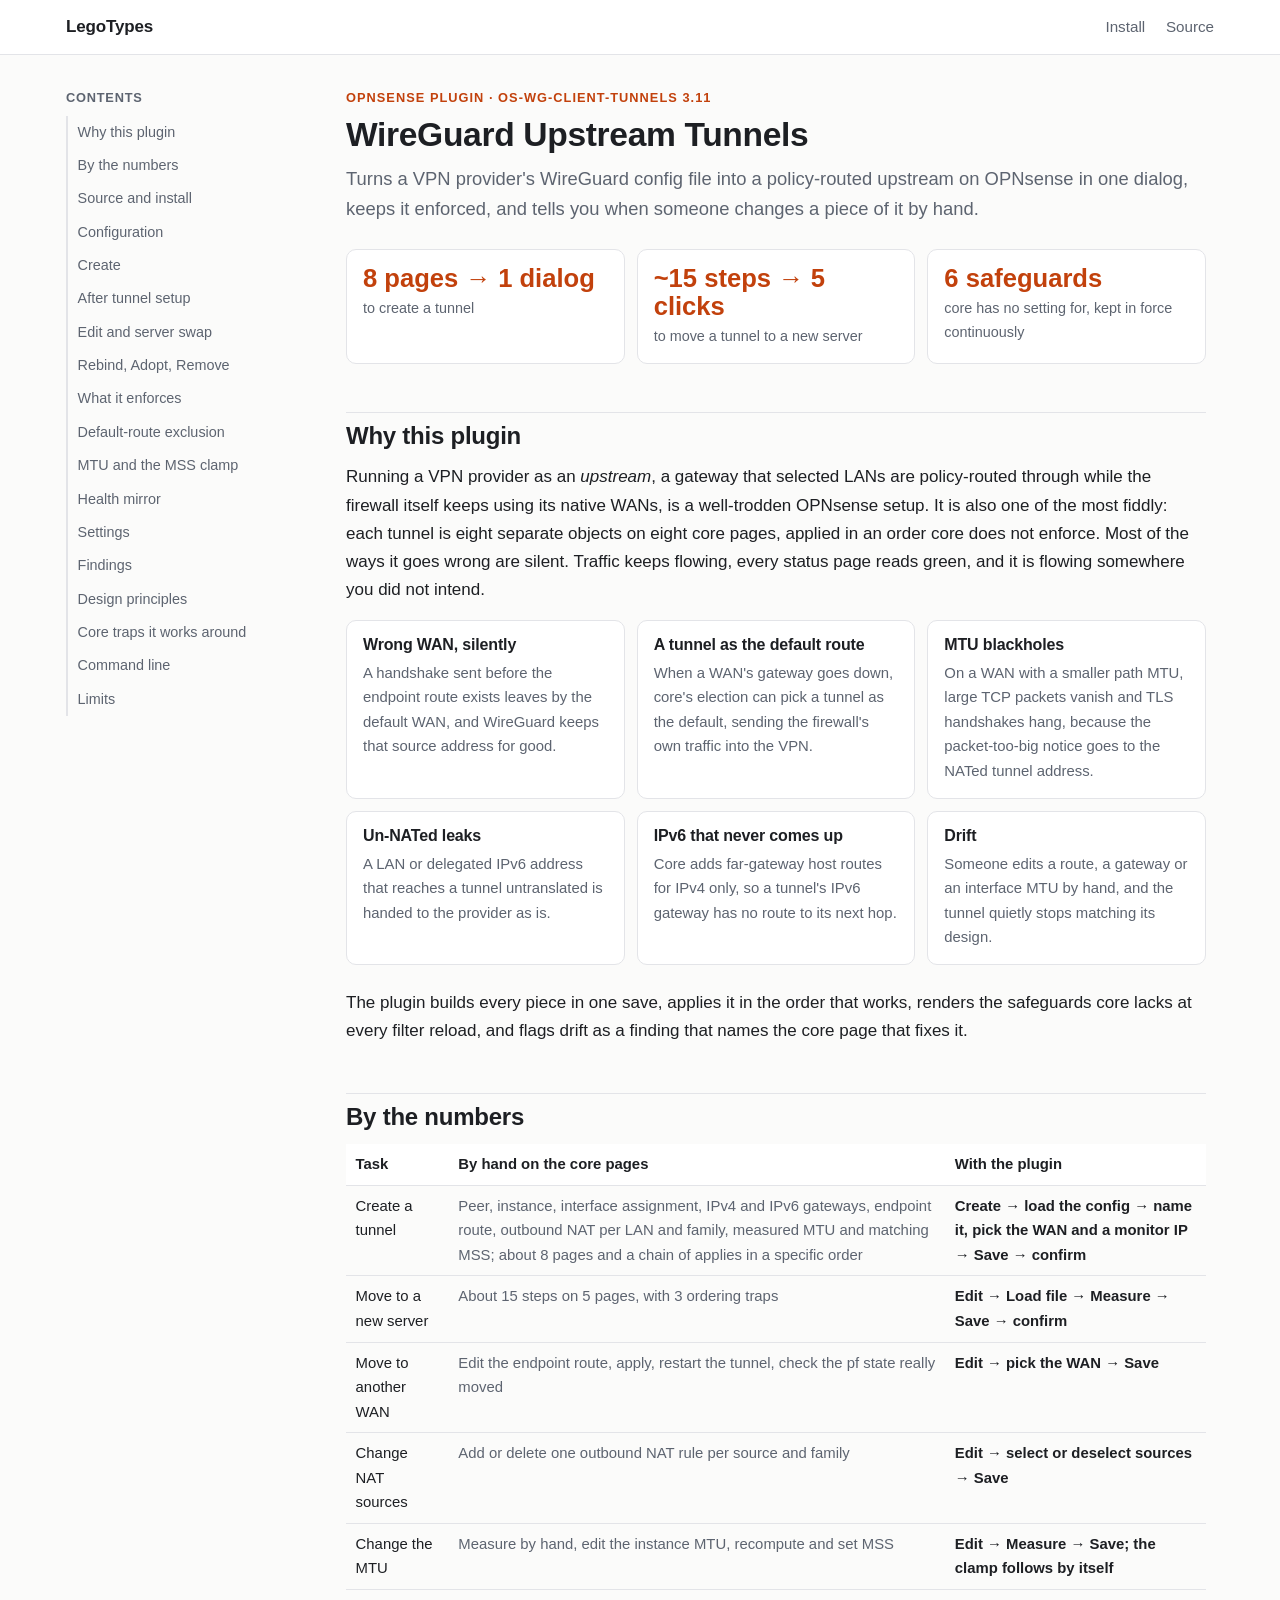
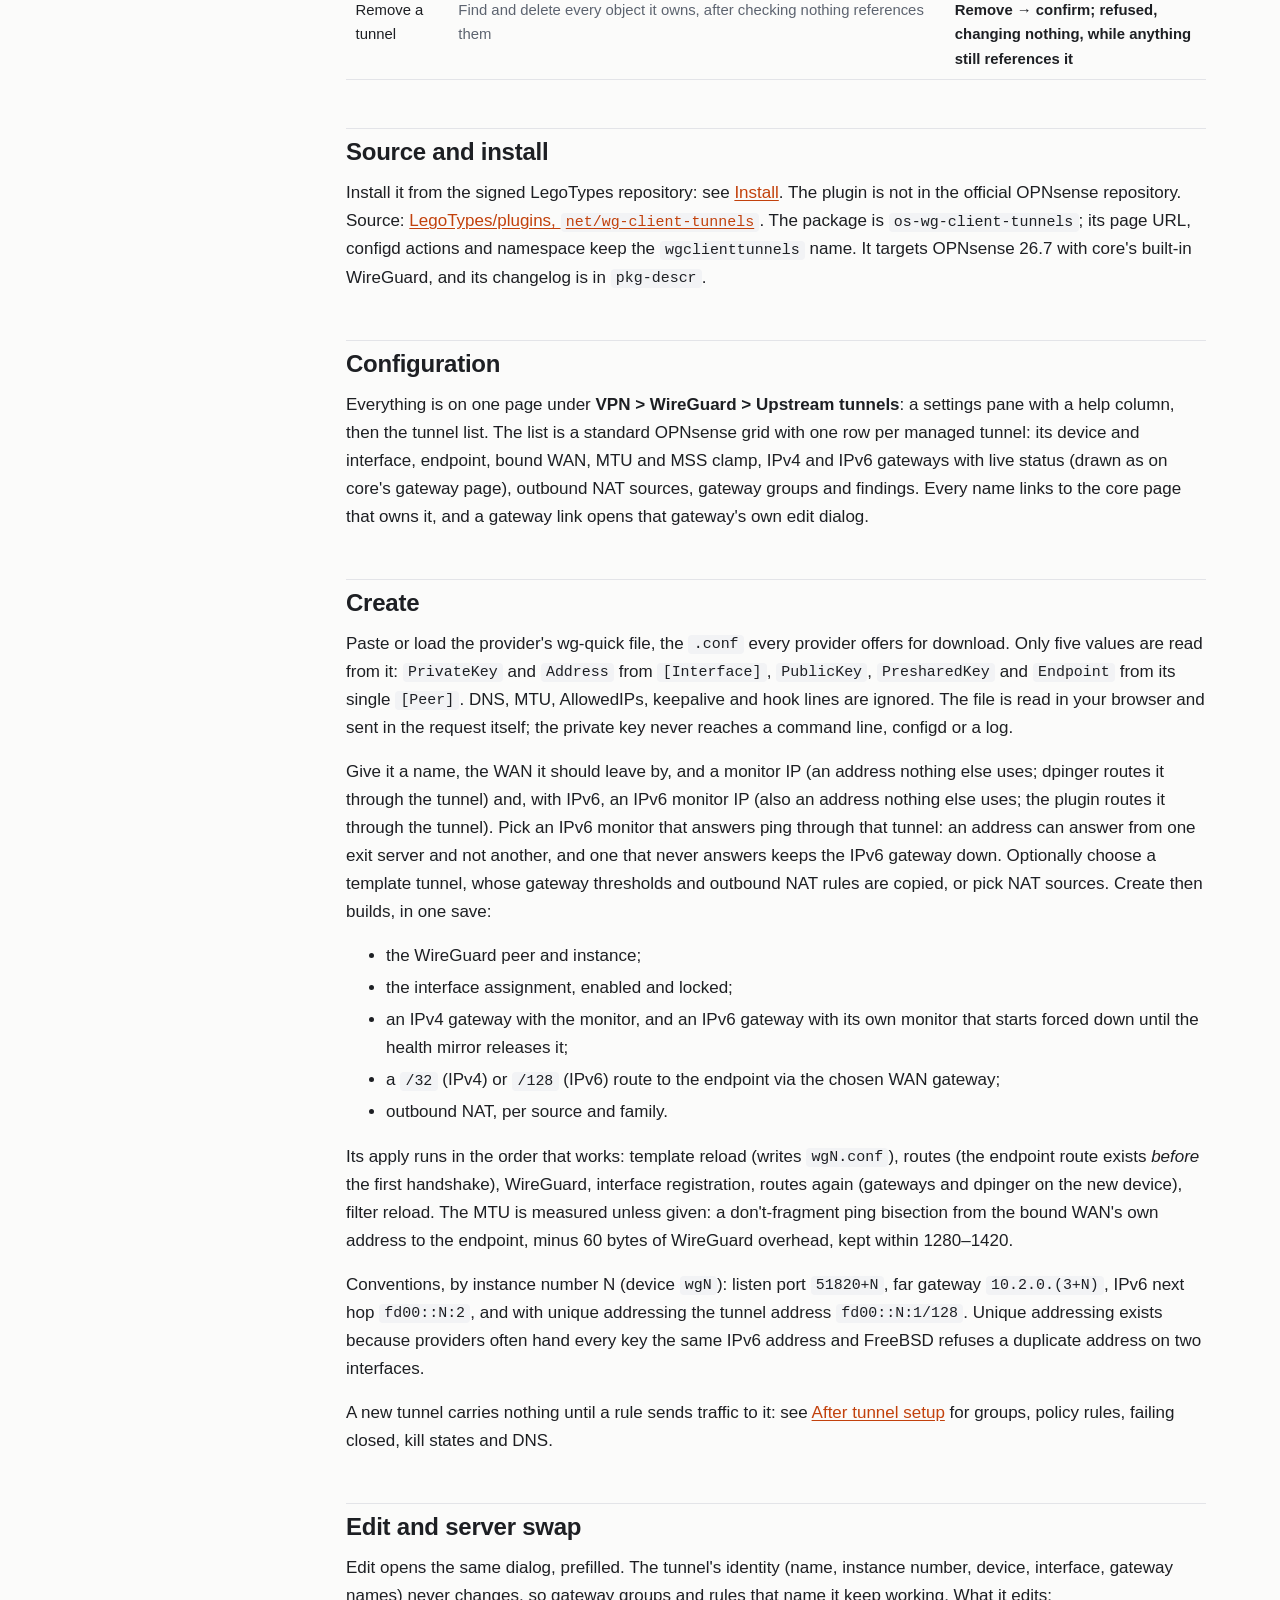
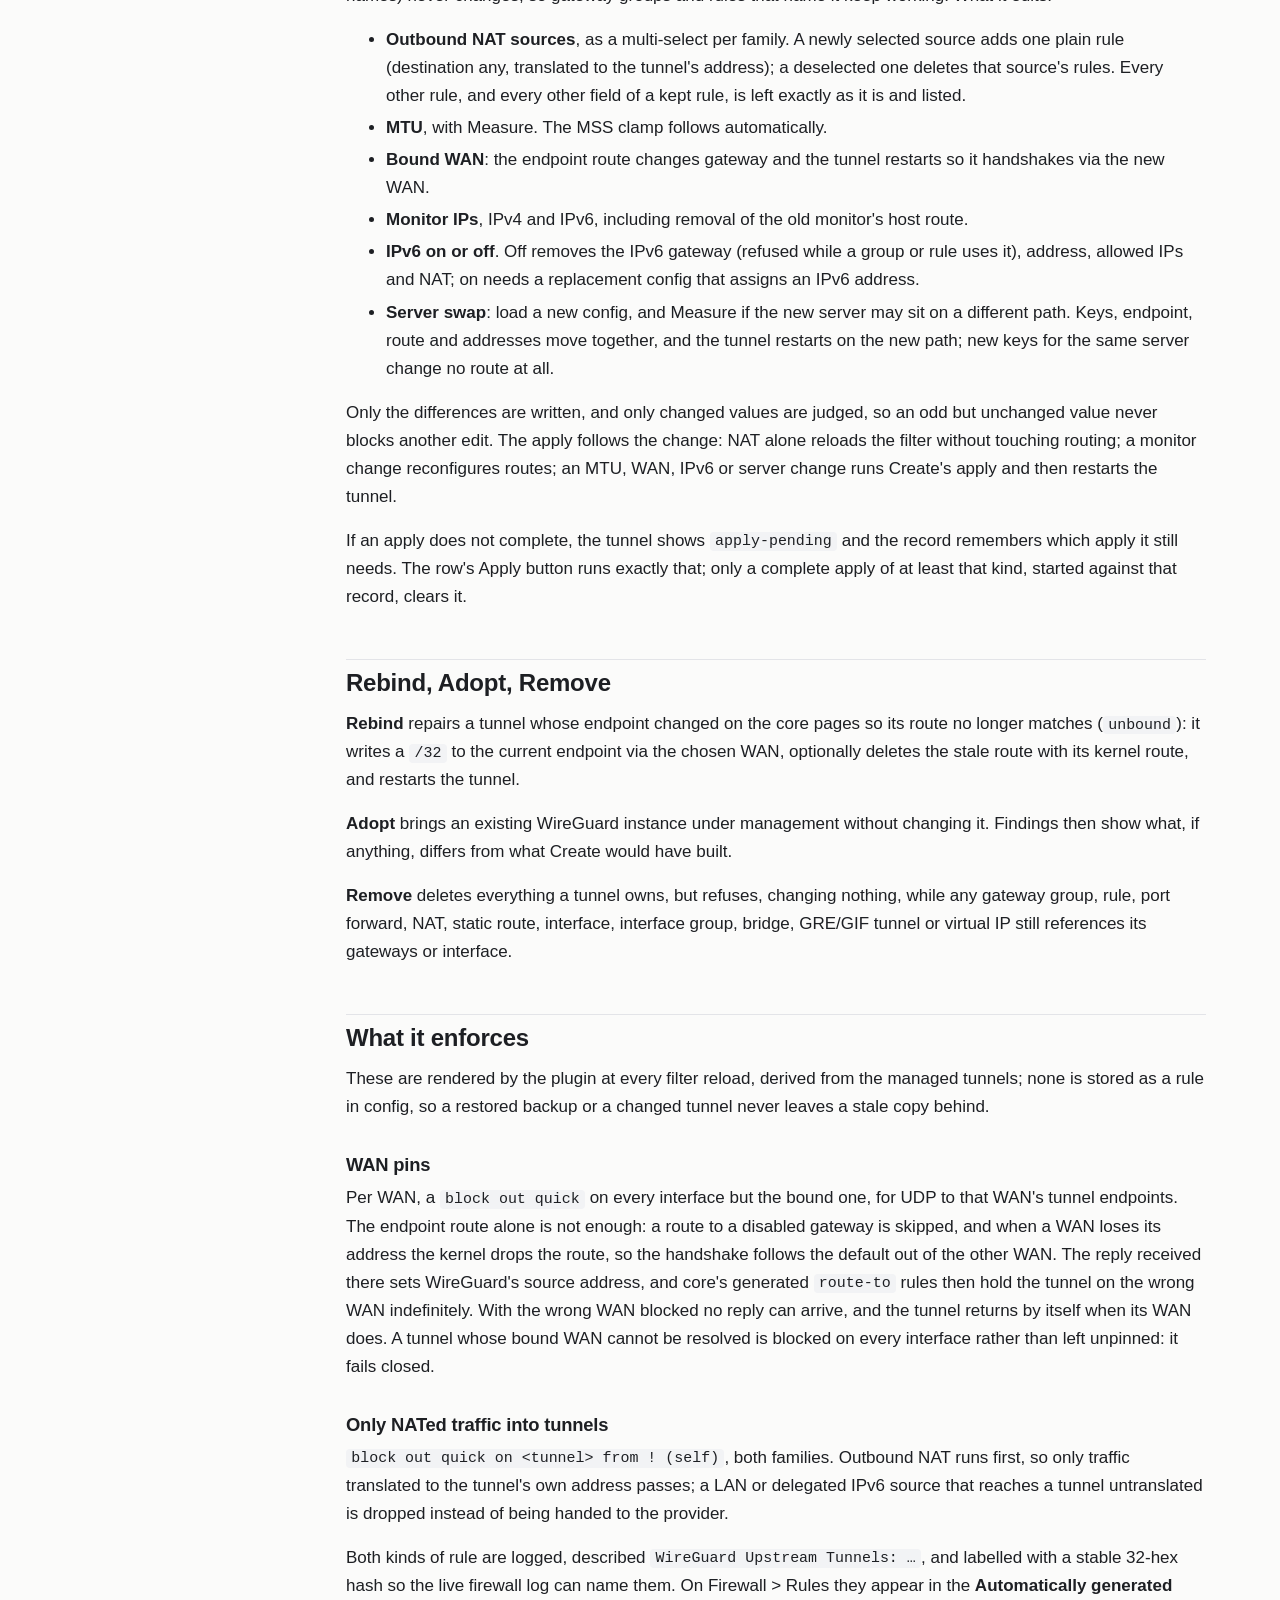
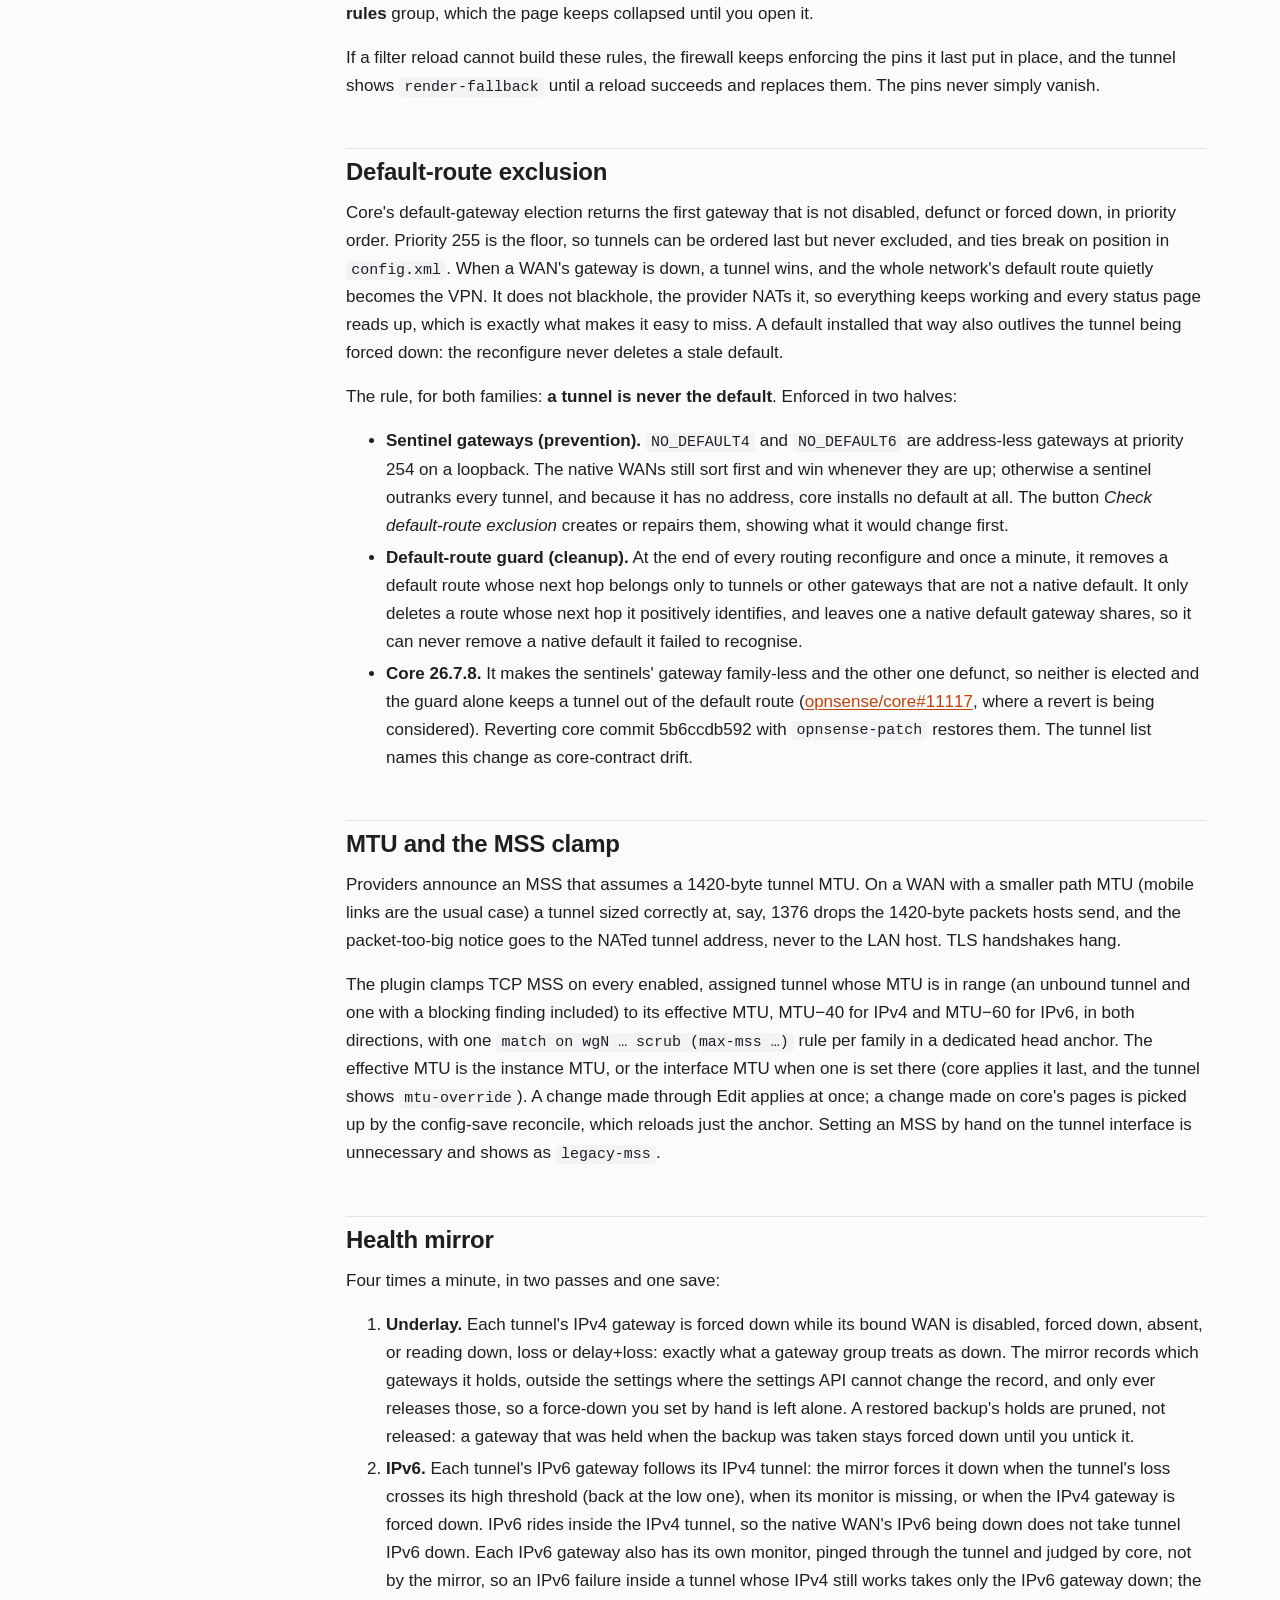
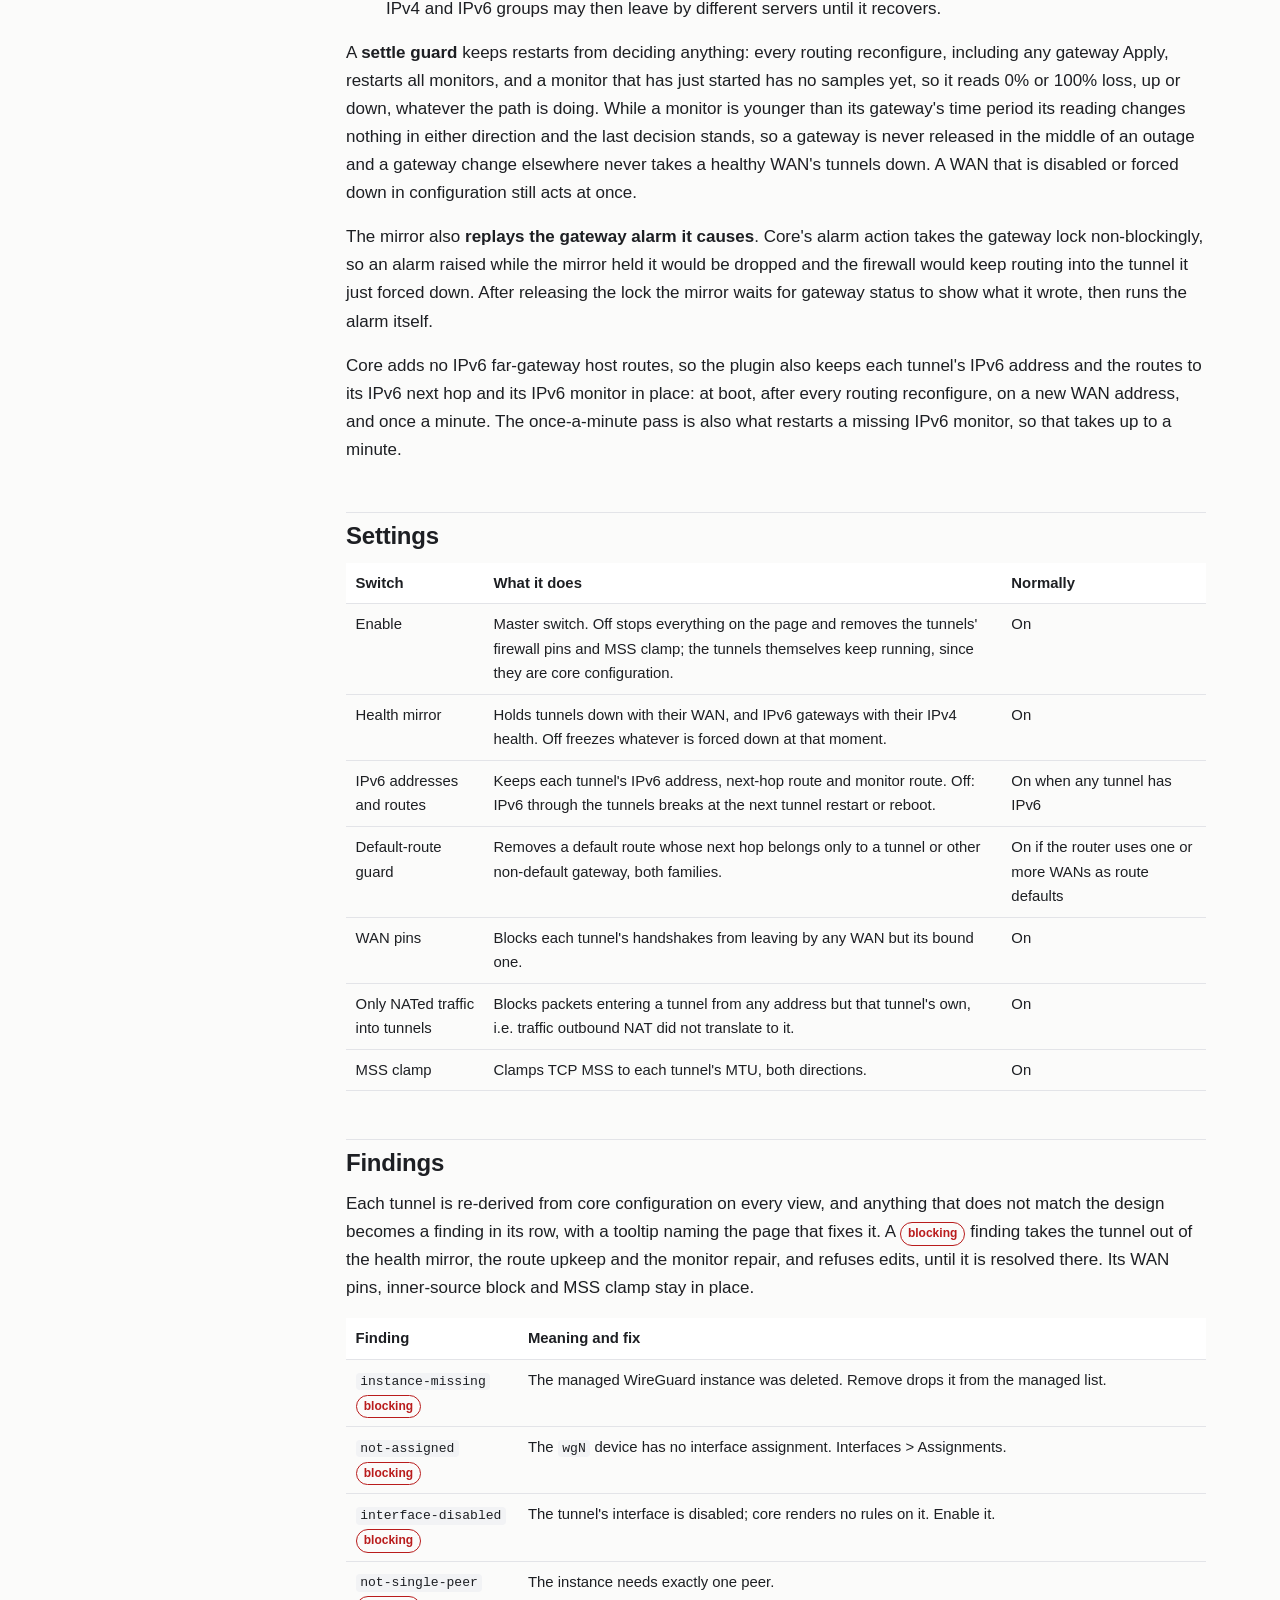
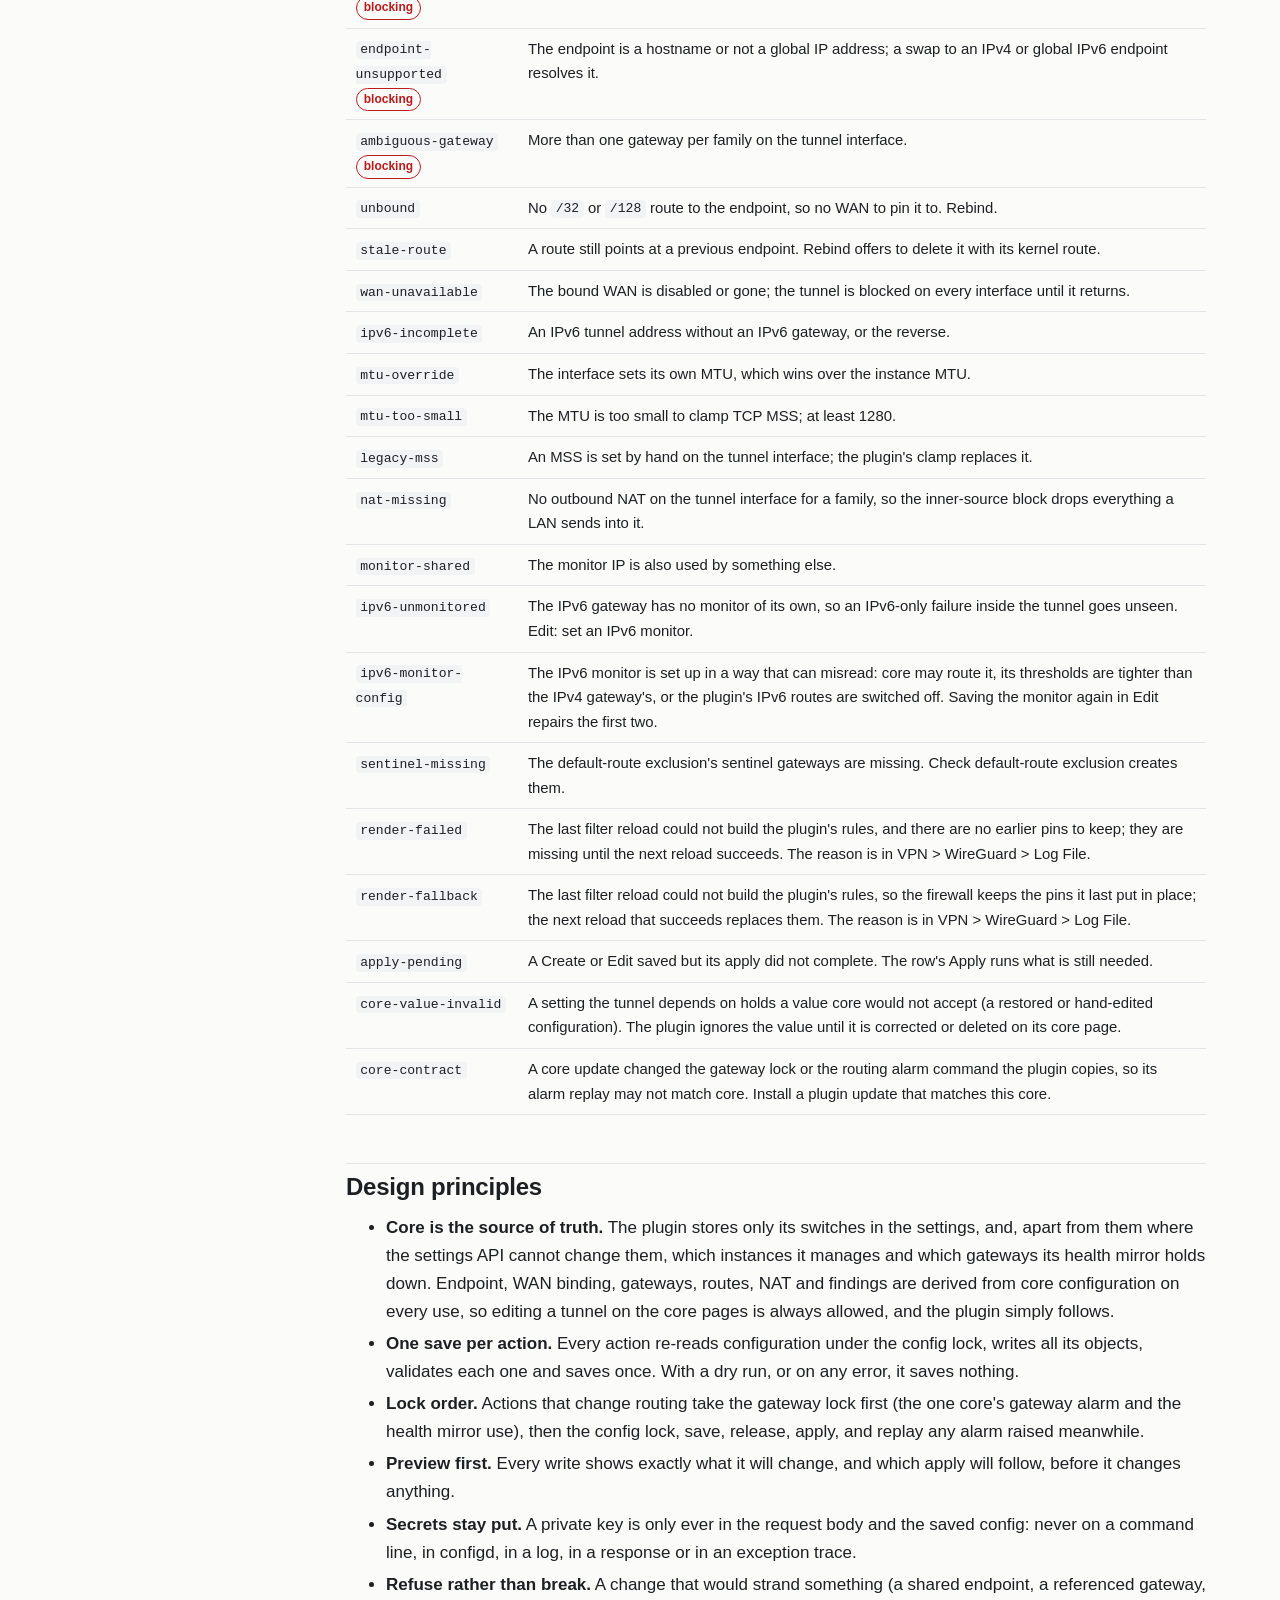
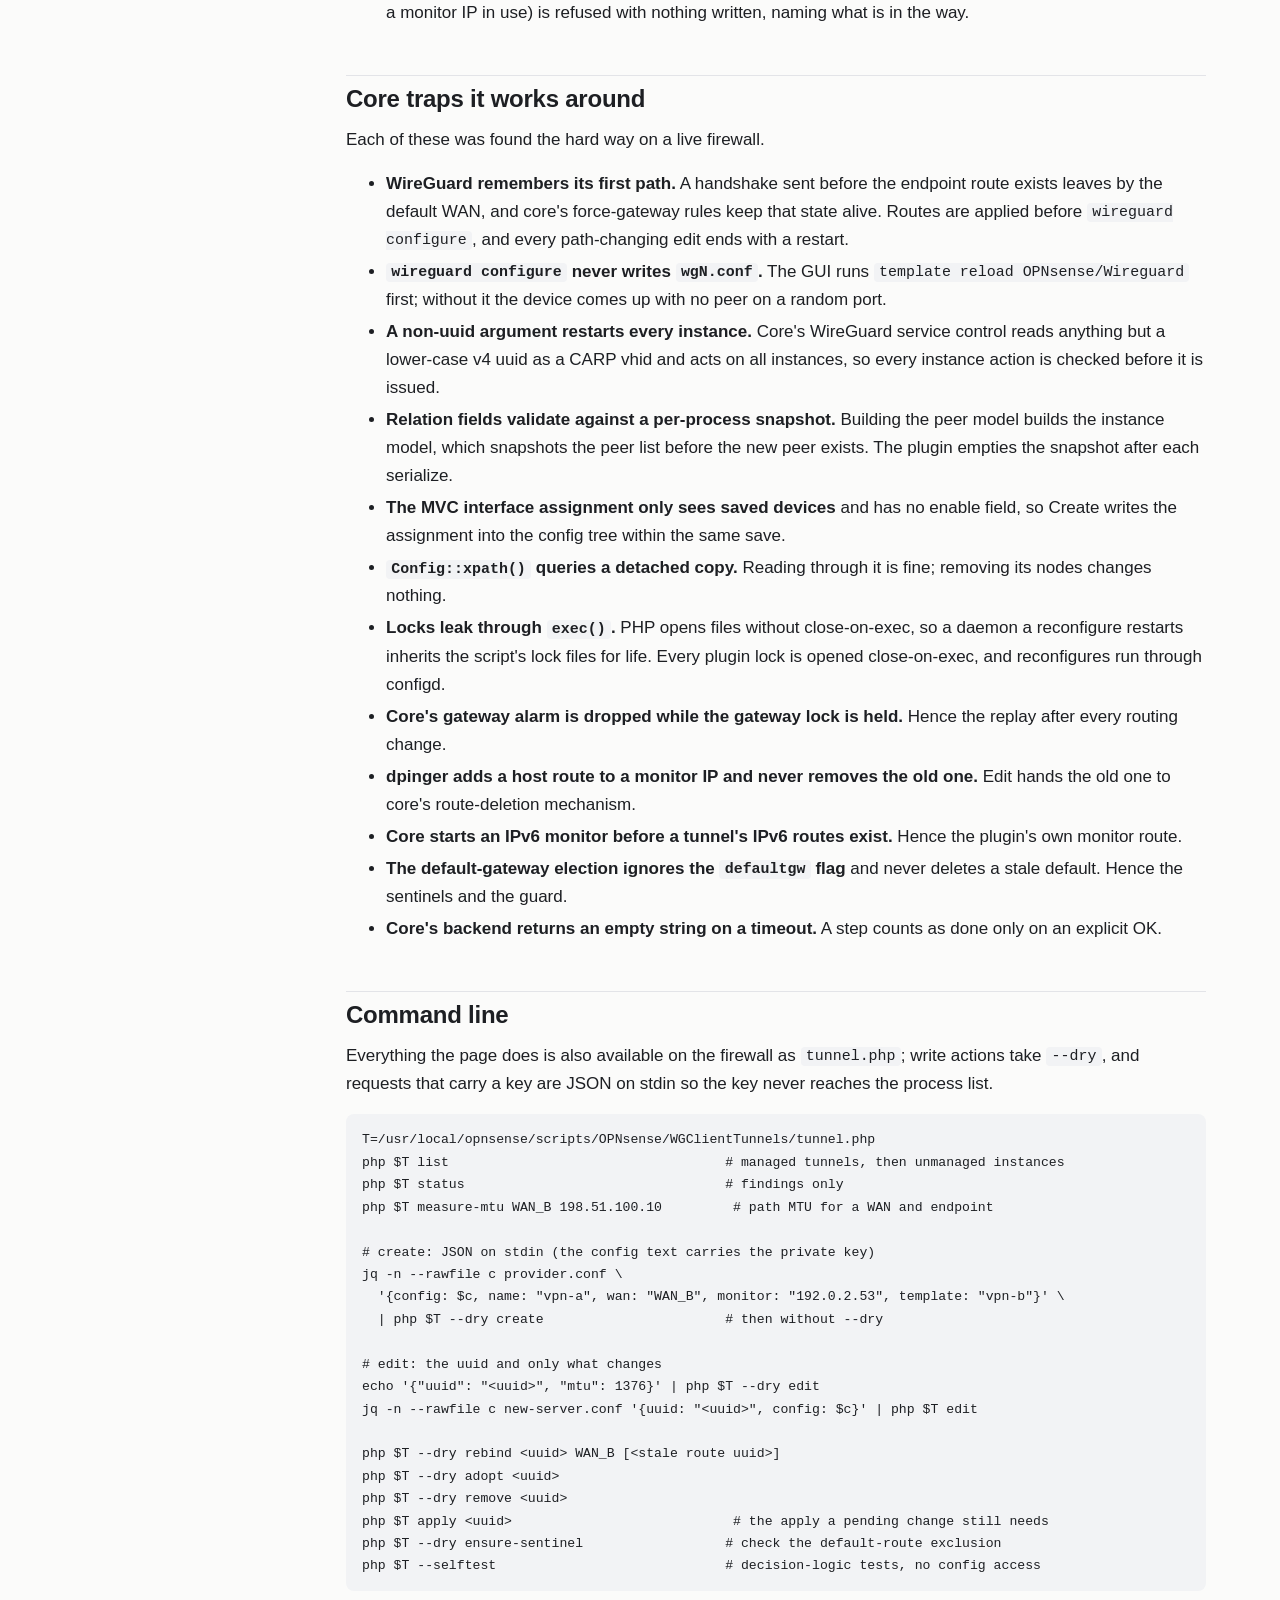
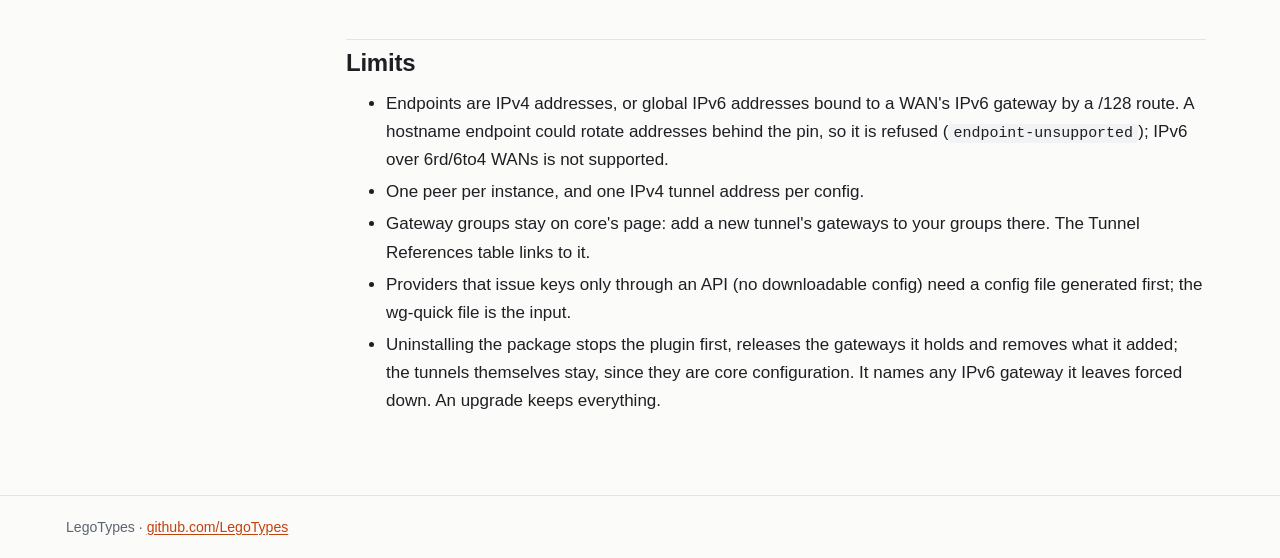
<file: wg-upstream-tunnels/index.html>
<!doctype html>
<html lang="en">
<head>
<meta charset="utf-8">
<meta name="viewport" content="width=device-width, initial-scale=1">
<title>WireGuard Upstream Tunnels for OPNsense</title>
<meta name="description" content="An OPNsense plugin that builds, enforces and maintains policy-routed WireGuard VPN upstreams from a provider's config file, in one dialog.">
<link rel="stylesheet" href="../assets/site.css">
</head>
<body>
<header class="site-header">
  <div class="inner">
    <a class="brand" href="../">LegoTypes</a>
    <nav>
      <a href="../install/">Install</a>
      <a href="https://github.com/LegoTypes/plugins/tree/main/net/wg-client-tunnels">Source</a>
    </nav>
  </div>
</header>

<div class="page with-toc">
  <aside class="toc" aria-label="Contents">
    <h4>Contents</h4>
    <ol>
      <li><a href="#why">Why this plugin</a></li>
      <li><a href="#numbers">By the numbers</a></li>
      <li><a href="#source">Source and install</a></li>
      <li><a href="#configuration">Configuration</a></li>
      <li><a href="#create">Create</a></li>
      <li><a href="after-setup/">After tunnel setup</a></li>
      <li><a href="#edit">Edit and server swap</a></li>
      <li><a href="#other-actions">Rebind, Adopt, Remove</a></li>
      <li><a href="#enforcement">What it enforces</a></li>
      <li><a href="#default-route">Default-route exclusion</a></li>
      <li><a href="#mtu">MTU and the MSS clamp</a></li>
      <li><a href="#health">Health mirror</a></li>
      <li><a href="#settings">Settings</a></li>
      <li><a href="#findings">Findings</a></li>
      <li><a href="#design">Design principles</a></li>
      <li><a href="#traps">Core traps it works around</a></li>
      <li><a href="#cli">Command line</a></li>
      <li><a href="#limits">Limits</a></li>
    </ol>
  </aside>

  <main class="content">
    <div class="eyebrow">OPNsense plugin · os-wg-client-tunnels 3.11</div>
    <h1>WireGuard Upstream Tunnels</h1>
    <p class="lede">Turns a VPN provider's WireGuard config file into a policy-routed upstream on OPNsense in one dialog, keeps it enforced, and tells you when someone changes a piece of it by hand.</p>

    <div class="stats">
      <div class="stat"><div class="big">8 pages → 1 dialog</div><div class="what">to create a tunnel</div></div>
      <div class="stat"><div class="big">~15 steps → 5 clicks</div><div class="what">to move a tunnel to a new server</div></div>
      <div class="stat"><div class="big">6 safeguards</div><div class="what">core has no setting for, kept in force continuously</div></div>
    </div>

    <h2 id="why">Why this plugin</h2>
    <p>Running a VPN provider as an <em>upstream</em>, a gateway that selected LANs are policy-routed through while the firewall itself keeps using its native WANs, is a well-trodden OPNsense setup. It is also one of the most fiddly: each tunnel is eight separate objects on eight core pages, applied in an order core does not enforce. Most of the ways it goes wrong are silent. Traffic keeps flowing, every status page reads green, and it is flowing somewhere you did not intend.</p>
    <div class="cards">
      <div class="card"><h3>Wrong WAN, silently</h3><p>A handshake sent before the endpoint route exists leaves by the default WAN, and WireGuard keeps that source address for good.</p></div>
      <div class="card"><h3>A tunnel as the default route</h3><p>When a WAN's gateway goes down, core's election can pick a tunnel as the default, sending the firewall's own traffic into the VPN.</p></div>
      <div class="card"><h3>MTU blackholes</h3><p>On a WAN with a smaller path MTU, large TCP packets vanish and TLS handshakes hang, because the packet-too-big notice goes to the NATed tunnel address.</p></div>
      <div class="card"><h3>Un-NATed leaks</h3><p>A LAN or delegated IPv6 address that reaches a tunnel untranslated is handed to the provider as is.</p></div>
      <div class="card"><h3>IPv6 that never comes up</h3><p>Core adds far-gateway host routes for IPv4 only, so a tunnel's IPv6 gateway has no route to its next hop.</p></div>
      <div class="card"><h3>Drift</h3><p>Someone edits a route, a gateway or an interface MTU by hand, and the tunnel quietly stops matching its design.</p></div>
    </div>
    <p>The plugin builds every piece in one save, applies it in the order that works, renders the safeguards core lacks at every filter reload, and flags drift as a finding that names the core page that fixes it.</p>

    <h2 id="numbers">By the numbers</h2>
    <div class="table-wrap">
    <table class="compare">
      <thead><tr><th>Task</th><th>By hand on the core pages</th><th>With the plugin</th></tr></thead>
      <tbody>
        <tr><td>Create a tunnel</td><td>Peer, instance, interface assignment, IPv4 and IPv6 gateways, endpoint route, outbound NAT per LAN and family, measured MTU and matching MSS; about 8 pages and a chain of applies in a specific order</td><td>Create → load the config → name it, pick the WAN and a monitor IP → Save → confirm</td></tr>
        <tr><td>Move to a new server</td><td>About 15 steps on 5 pages, with 3 ordering traps</td><td>Edit → Load file → Measure → Save → confirm</td></tr>
        <tr><td>Move to another WAN</td><td>Edit the endpoint route, apply, restart the tunnel, check the pf state really moved</td><td>Edit → pick the WAN → Save</td></tr>
        <tr><td>Change NAT sources</td><td>Add or delete one outbound NAT rule per source and family</td><td>Edit → select or deselect sources → Save</td></tr>
        <tr><td>Change the MTU</td><td>Measure by hand, edit the instance MTU, recompute and set MSS</td><td>Edit → Measure → Save; the clamp follows by itself</td></tr>
        <tr><td>Remove a tunnel</td><td>Find and delete every object it owns, after checking nothing references them</td><td>Remove → confirm; refused, changing nothing, while anything still references it</td></tr>
      </tbody>
    </table>
    </div>
    <h2 id="source">Source and install</h2>
    <p>Install it from the signed LegoTypes repository: see <a href="../install/">Install</a>. The plugin is not in the official OPNsense repository. Source: <a href="https://github.com/LegoTypes/plugins/tree/main/net/wg-client-tunnels">LegoTypes/plugins, <code>net/wg-client-tunnels</code></a>. The package is <code>os-wg-client-tunnels</code>; its page URL, configd actions and namespace keep the <code>wgclienttunnels</code> name. It targets OPNsense 26.7 with core's built-in WireGuard, and its changelog is in <code>pkg-descr</code>.</p>

    <h2 id="configuration">Configuration</h2>
    <p>Everything is on one page under <strong>VPN &gt; WireGuard &gt; Upstream tunnels</strong>: a settings pane with a help column, then the tunnel list. The list is a standard OPNsense grid with one row per managed tunnel: its device and interface, endpoint, bound WAN, MTU and MSS clamp, IPv4 and IPv6 gateways with live status (drawn as on core's gateway page), outbound NAT sources, gateway groups and findings. Every name links to the core page that owns it, and a gateway link opens that gateway's own edit dialog.</p>

    <h2 id="create">Create</h2>
    <p>Paste or load the provider's wg-quick file, the <code>.conf</code> every provider offers for download. Only five values are read from it: <code>PrivateKey</code> and <code>Address</code> from <code>[Interface]</code>, <code>PublicKey</code>, <code>PresharedKey</code> and <code>Endpoint</code> from its single <code>[Peer]</code>. DNS, MTU, AllowedIPs, keepalive and hook lines are ignored. The file is read in your browser and sent in the request itself; the private key never reaches a command line, configd or a log.</p>
    <p>Give it a name, the WAN it should leave by, and a monitor IP (an address nothing else uses; dpinger routes it through the tunnel) and, with IPv6, an IPv6 monitor IP (also an address nothing else uses; the plugin routes it through the tunnel). Pick an IPv6 monitor that answers ping through that tunnel: an address can answer from one exit server and not another, and one that never answers keeps the IPv6 gateway down. Optionally choose a template tunnel, whose gateway thresholds and outbound NAT rules are copied, or pick NAT sources. Create then builds, in one save:</p>
    <ul>
      <li>the WireGuard peer and instance;</li>
      <li>the interface assignment, enabled and locked;</li>
      <li>an IPv4 gateway with the monitor, and an IPv6 gateway with its own monitor that starts forced down until the health mirror releases it;</li>
      <li>a <code>/32</code> (IPv4) or <code>/128</code> (IPv6) route to the endpoint via the chosen WAN gateway;</li>
      <li>outbound NAT, per source and family.</li>
    </ul>
    <p>Its apply runs in the order that works: template reload (writes <code>wgN.conf</code>), routes (the endpoint route exists <em>before</em> the first handshake), WireGuard, interface registration, routes again (gateways and dpinger on the new device), filter reload. The MTU is measured unless given: a don't-fragment ping bisection from the bound WAN's own address to the endpoint, minus 60 bytes of WireGuard overhead, kept within 1280–1420.</p>
    <p>Conventions, by instance number N (device <code>wgN</code>): listen port <code>51820+N</code>, far gateway <code>10.2.0.(3+N)</code>, IPv6 next hop <code>fd00::N:2</code>, and with unique addressing the tunnel address <code>fd00::N:1/128</code>. Unique addressing exists because providers often hand every key the same IPv6 address and FreeBSD refuses a duplicate address on two interfaces.</p>

    <p>A new tunnel carries nothing until a rule sends traffic to it: see <a href="after-setup/">After tunnel setup</a> for groups, policy rules, failing closed, kill states and DNS.</p>

    <h2 id="edit">Edit and server swap</h2>
    <p>Edit opens the same dialog, prefilled. The tunnel's identity (name, instance number, device, interface, gateway names) never changes, so gateway groups and rules that name it keep working. What it edits:</p>
    <ul>
      <li><strong>Outbound NAT sources</strong>, as a multi-select per family. A newly selected source adds one plain rule (destination any, translated to the tunnel's address); a deselected one deletes that source's rules. Every other rule, and every other field of a kept rule, is left exactly as it is and listed.</li>
      <li><strong>MTU</strong>, with Measure. The MSS clamp follows automatically.</li>
      <li><strong>Bound WAN</strong>: the endpoint route changes gateway and the tunnel restarts so it handshakes via the new WAN.</li>
      <li><strong>Monitor IPs</strong>, IPv4 and IPv6, including removal of the old monitor's host route.</li>
      <li><strong>IPv6 on or off</strong>. Off removes the IPv6 gateway (refused while a group or rule uses it), address, allowed IPs and NAT; on needs a replacement config that assigns an IPv6 address.</li>
      <li><strong>Server swap</strong>: load a new config, and Measure if the new server may sit on a different path. Keys, endpoint, route and addresses move together, and the tunnel restarts on the new path; new keys for the same server change no route at all.</li>
    </ul>
    <p>Only the differences are written, and only changed values are judged, so an odd but unchanged value never blocks another edit. The apply follows the change: NAT alone reloads the filter without touching routing; a monitor change reconfigures routes; an MTU, WAN, IPv6 or server change runs Create's apply and then restarts the tunnel.</p>
    <p>If an apply does not complete, the tunnel shows <code>apply-pending</code> and the record remembers which apply it still needs. The row's Apply button runs exactly that; only a complete apply of at least that kind, started against that record, clears it.</p>

    <h2 id="other-actions">Rebind, Adopt, Remove</h2>
    <p><strong>Rebind</strong> repairs a tunnel whose endpoint changed on the core pages so its route no longer matches (<code>unbound</code>): it writes a <code>/32</code> to the current endpoint via the chosen WAN, optionally deletes the stale route with its kernel route, and restarts the tunnel.</p>
    <p><strong>Adopt</strong> brings an existing WireGuard instance under management without changing it. Findings then show what, if anything, differs from what Create would have built.</p>
    <p><strong>Remove</strong> deletes everything a tunnel owns, but refuses, changing nothing, while any gateway group, rule, port forward, NAT, static route, interface, interface group, bridge, GRE/GIF tunnel or virtual IP still references its gateways or interface.</p>

    <h2 id="enforcement">What it enforces</h2>
    <p>These are rendered by the plugin at every filter reload, derived from the managed tunnels; none is stored as a rule in config, so a restored backup or a changed tunnel never leaves a stale copy behind.</p>
    <h3>WAN pins</h3>
    <p>Per WAN, a <code>block out quick</code> on every interface but the bound one, for UDP to that WAN's tunnel endpoints. The endpoint route alone is not enough: a route to a disabled gateway is skipped, and when a WAN loses its address the kernel drops the route, so the handshake follows the default out of the other WAN. The reply received there sets WireGuard's source address, and core's generated <code>route-to</code> rules then hold the tunnel on the wrong WAN indefinitely. With the wrong WAN blocked no reply can arrive, and the tunnel returns by itself when its WAN does. A tunnel whose bound WAN cannot be resolved is blocked on every interface rather than left unpinned: it fails closed.</p>
    <h3>Only NATed traffic into tunnels</h3>
    <p><code>block out quick on &lt;tunnel&gt; from ! (self)</code>, both families. Outbound NAT runs first, so only traffic translated to the tunnel's own address passes; a LAN or delegated IPv6 source that reaches a tunnel untranslated is dropped instead of being handed to the provider.</p>
    <p>Both kinds of rule are logged, described <code>WireGuard Upstream Tunnels: …</code>, and labelled with a stable 32-hex hash so the live firewall log can name them. On Firewall &gt; Rules they appear in the <strong>Automatically generated rules</strong> group, which the page keeps collapsed until you open it.</p>
    <p>If a filter reload cannot build these rules, the firewall keeps enforcing the pins it last put in place, and the tunnel shows <code>render-fallback</code> until a reload succeeds and replaces them. The pins never simply vanish.</p>

    <h2 id="default-route">Default-route exclusion</h2>
    <p>Core's default-gateway election returns the first gateway that is not disabled, defunct or forced down, in priority order. Priority 255 is the floor, so tunnels can be ordered last but never excluded, and ties break on position in <code>config.xml</code>. When a WAN's gateway is down, a tunnel wins, and the whole network's default route quietly becomes the VPN. It does not blackhole, the provider NATs it, so everything keeps working and every status page reads up, which is exactly what makes it easy to miss. A default installed that way also outlives the tunnel being forced down: the reconfigure never deletes a stale default.</p>
    <p>The rule, for both families: <strong>a tunnel is never the default</strong>. Enforced in two halves:</p>
    <ul>
      <li><strong>Sentinel gateways (prevention).</strong> <code>NO_DEFAULT4</code> and <code>NO_DEFAULT6</code> are address-less gateways at priority 254 on a loopback. The native WANs still sort first and win whenever they are up; otherwise a sentinel outranks every tunnel, and because it has no address, core installs no default at all. The button <em>Check default-route exclusion</em> creates or repairs them, showing what it would change first.</li>
      <li><strong>Default-route guard (cleanup).</strong> At the end of every routing reconfigure and once a minute, it removes a default route whose next hop belongs only to tunnels or other gateways that are not a native default. It only deletes a route whose next hop it positively identifies, and leaves one a native default gateway shares, so it can never remove a native default it failed to recognise.</li>
      <li><strong>Core 26.7.8.</strong> It makes the sentinels' gateway family-less and the other one defunct, so neither is elected and the guard alone keeps a tunnel out of the default route (<a href="https://github.com/opnsense/core/issues/11117">opnsense/core#11117</a>, where a revert is being considered). Reverting core commit 5b6ccdb592 with <code>opnsense-patch</code> restores them. The tunnel list names this change as core-contract drift.</li>
    </ul>

    <h2 id="mtu">MTU and the MSS clamp</h2>
    <p>Providers announce an MSS that assumes a 1420-byte tunnel MTU. On a WAN with a smaller path MTU (mobile links are the usual case) a tunnel sized correctly at, say, 1376 drops the 1420-byte packets hosts send, and the packet-too-big notice goes to the NATed tunnel address, never to the LAN host. TLS handshakes hang.</p>
    <p>The plugin clamps TCP MSS on every enabled, assigned tunnel whose MTU is in range (an unbound tunnel and one with a blocking finding included) to its effective MTU, MTU−40 for IPv4 and MTU−60 for IPv6, in both directions, with one <code>match on wgN … scrub (max-mss …)</code> rule per family in a dedicated head anchor. The effective MTU is the instance MTU, or the interface MTU when one is set there (core applies it last, and the tunnel shows <code>mtu-override</code>). A change made through Edit applies at once; a change made on core's pages is picked up by the config-save reconcile, which reloads just the anchor. Setting an MSS by hand on the tunnel interface is unnecessary and shows as <code>legacy-mss</code>.</p>

    <h2 id="health">Health mirror</h2>
    <p>Four times a minute, in two passes and one save:</p>
    <ol>
      <li><strong>Underlay.</strong> Each tunnel's IPv4 gateway is forced down while its bound WAN is disabled, forced down, absent, or reading down, loss or delay+loss: exactly what a gateway group treats as down. The mirror records which gateways it holds, outside the settings where the settings API cannot change the record, and only ever releases those, so a force-down you set by hand is left alone. A restored backup's holds are pruned, not released: a gateway that was held when the backup was taken stays forced down until you untick it.</li>
      <li><strong>IPv6.</strong> Each tunnel's IPv6 gateway follows its IPv4 tunnel: the mirror forces it down when the tunnel's loss crosses its high threshold (back at the low one), when its monitor is missing, or when the IPv4 gateway is forced down. IPv6 rides inside the IPv4 tunnel, so the native WAN's IPv6 being down does not take tunnel IPv6 down. Each IPv6 gateway also has its own monitor, pinged through the tunnel and judged by core, not by the mirror, so an IPv6 failure inside a tunnel whose IPv4 still works takes only the IPv6 gateway down; the IPv4 and IPv6 groups may then leave by different servers until it recovers.</li>
    </ol>
    <p>A <strong>settle guard</strong> keeps restarts from deciding anything: every routing reconfigure, including any gateway Apply, restarts all monitors, and a monitor that has just started has no samples yet, so it reads 0% or 100% loss, up or down, whatever the path is doing. While a monitor is younger than its gateway's time period its reading changes nothing in either direction and the last decision stands, so a gateway is never released in the middle of an outage and a gateway change elsewhere never takes a healthy WAN's tunnels down. A WAN that is disabled or forced down in configuration still acts at once.</p>
    <p>The mirror also <strong>replays the gateway alarm it causes</strong>. Core's alarm action takes the gateway lock non-blockingly, so an alarm raised while the mirror held it would be dropped and the firewall would keep routing into the tunnel it just forced down. After releasing the lock the mirror waits for gateway status to show what it wrote, then runs the alarm itself.</p>
    <p>Core adds no IPv6 far-gateway host routes, so the plugin also keeps each tunnel's IPv6 address and the routes to its IPv6 next hop and its IPv6 monitor in place: at boot, after every routing reconfigure, on a new WAN address, and once a minute. The once-a-minute pass is also what restarts a missing IPv6 monitor, so that takes up to a minute.</p>

    <h2 id="settings">Settings</h2>
    <div class="table-wrap">
    <table>
      <thead><tr><th>Switch</th><th>What it does</th><th>Normally</th></tr></thead>
      <tbody>
        <tr><td>Enable</td><td>Master switch. Off stops everything on the page and removes the tunnels' firewall pins and MSS clamp; the tunnels themselves keep running, since they are core configuration.</td><td>On</td></tr>
        <tr><td>Health mirror</td><td>Holds tunnels down with their WAN, and IPv6 gateways with their IPv4 health. Off freezes whatever is forced down at that moment.</td><td>On</td></tr>
        <tr><td>IPv6 addresses and routes</td><td>Keeps each tunnel's IPv6 address, next-hop route and monitor route. Off: IPv6 through the tunnels breaks at the next tunnel restart or reboot.</td><td>On when any tunnel has IPv6</td></tr>
        <tr><td>Default-route guard</td><td>Removes a default route whose next hop belongs only to a tunnel or other non-default gateway, both families.</td><td>On if the router uses one or more WANs as route defaults</td></tr>
        <tr><td>WAN pins</td><td>Blocks each tunnel's handshakes from leaving by any WAN but its bound one.</td><td>On</td></tr>
        <tr><td>Only NATed traffic into tunnels</td><td>Blocks packets entering a tunnel from any address but that tunnel's own, i.e. traffic outbound NAT did not translate to it.</td><td>On</td></tr>
        <tr><td>MSS clamp</td><td>Clamps TCP MSS to each tunnel's MTU, both directions.</td><td>On</td></tr>
      </tbody>
    </table>
    </div>

    <h2 id="findings">Findings</h2>
    <p>Each tunnel is re-derived from core configuration on every view, and anything that does not match the design becomes a finding in its row, with a tooltip naming the page that fixes it. A <span class="tag block">blocking</span> finding takes the tunnel out of the health mirror, the route upkeep and the monitor repair, and refuses edits, until it is resolved there. Its WAN pins, inner-source block and MSS clamp stay in place.</p>
    <div class="table-wrap">
    <table>
      <thead><tr><th>Finding</th><th>Meaning and fix</th></tr></thead>
      <tbody>
        <tr><td><code>instance-missing</code> <span class="tag block">blocking</span></td><td>The managed WireGuard instance was deleted. Remove drops it from the managed list.</td></tr>
        <tr><td><code>not-assigned</code> <span class="tag block">blocking</span></td><td>The <code>wgN</code> device has no interface assignment. Interfaces &gt; Assignments.</td></tr>
        <tr><td><code>interface-disabled</code> <span class="tag block">blocking</span></td><td>The tunnel's interface is disabled; core renders no rules on it. Enable it.</td></tr>
        <tr><td><code>not-single-peer</code> <span class="tag block">blocking</span></td><td>The instance needs exactly one peer.</td></tr>
        <tr><td><code>endpoint-unsupported</code> <span class="tag block">blocking</span></td><td>The endpoint is a hostname or not a global IP address; a swap to an IPv4 or global IPv6 endpoint resolves it.</td></tr>
        <tr><td><code>ambiguous-gateway</code> <span class="tag block">blocking</span></td><td>More than one gateway per family on the tunnel interface.</td></tr>
        <tr><td><code>unbound</code></td><td>No <code>/32</code> or <code>/128</code> route to the endpoint, so no WAN to pin it to. Rebind.</td></tr>
        <tr><td><code>stale-route</code></td><td>A route still points at a previous endpoint. Rebind offers to delete it with its kernel route.</td></tr>
        <tr><td><code>wan-unavailable</code></td><td>The bound WAN is disabled or gone; the tunnel is blocked on every interface until it returns.</td></tr>
        <tr><td><code>ipv6-incomplete</code></td><td>An IPv6 tunnel address without an IPv6 gateway, or the reverse.</td></tr>
        <tr><td><code>mtu-override</code></td><td>The interface sets its own MTU, which wins over the instance MTU.</td></tr>
        <tr><td><code>mtu-too-small</code></td><td>The MTU is too small to clamp TCP MSS; at least 1280.</td></tr>
        <tr><td><code>legacy-mss</code></td><td>An MSS is set by hand on the tunnel interface; the plugin's clamp replaces it.</td></tr>
        <tr><td><code>nat-missing</code></td><td>No outbound NAT on the tunnel interface for a family, so the inner-source block drops everything a LAN sends into it.</td></tr>
        <tr><td><code>monitor-shared</code></td><td>The monitor IP is also used by something else.</td></tr>
        <tr><td><code>ipv6-unmonitored</code></td><td>The IPv6 gateway has no monitor of its own, so an IPv6-only failure inside the tunnel goes unseen. Edit: set an IPv6 monitor.</td></tr>
        <tr><td><code>ipv6-monitor-config</code></td><td>The IPv6 monitor is set up in a way that can misread: core may route it, its thresholds are tighter than the IPv4 gateway's, or the plugin's IPv6 routes are switched off. Saving the monitor again in Edit repairs the first two.</td></tr>
        <tr><td><code>sentinel-missing</code></td><td>The default-route exclusion's sentinel gateways are missing. Check default-route exclusion creates them.</td></tr>
        <tr><td><code>render-failed</code></td><td>The last filter reload could not build the plugin's rules, and there are no earlier pins to keep; they are missing until the next reload succeeds. The reason is in VPN &gt; WireGuard &gt; Log File.</td></tr>
        <tr><td><code>render-fallback</code></td><td>The last filter reload could not build the plugin's rules, so the firewall keeps the pins it last put in place; the next reload that succeeds replaces them. The reason is in VPN &gt; WireGuard &gt; Log File.</td></tr>
        <tr><td><code>apply-pending</code></td><td>A Create or Edit saved but its apply did not complete. The row's Apply runs what is still needed.</td></tr>
        <tr><td><code>core-value-invalid</code></td><td>A setting the tunnel depends on holds a value core would not accept (a restored or hand-edited configuration). The plugin ignores the value until it is corrected or deleted on its core page.</td></tr>
        <tr><td><code>core-contract</code></td><td>A core update changed the gateway lock or the routing alarm command the plugin copies, so its alarm replay may not match core. Install a plugin update that matches this core.</td></tr>
      </tbody>
    </table>
    </div>

    <h2 id="design">Design principles</h2>
    <ul>
      <li><strong>Core is the source of truth.</strong> The plugin stores only its switches in the settings, and, apart from them where the settings API cannot change them, which instances it manages and which gateways its health mirror holds down. Endpoint, WAN binding, gateways, routes, NAT and findings are derived from core configuration on every use, so editing a tunnel on the core pages is always allowed, and the plugin simply follows.</li>
      <li><strong>One save per action.</strong> Every action re-reads configuration under the config lock, writes all its objects, validates each one and saves once. With a dry run, or on any error, it saves nothing.</li>
      <li><strong>Lock order.</strong> Actions that change routing take the gateway lock first (the one core's gateway alarm and the health mirror use), then the config lock, save, release, apply, and replay any alarm raised meanwhile.</li>
      <li><strong>Preview first.</strong> Every write shows exactly what it will change, and which apply will follow, before it changes anything.</li>
      <li><strong>Secrets stay put.</strong> A private key is only ever in the request body and the saved config: never on a command line, in configd, in a log, in a response or in an exception trace.</li>
      <li><strong>Refuse rather than break.</strong> A change that would strand something (a shared endpoint, a referenced gateway, a monitor IP in use) is refused with nothing written, naming what is in the way.</li>
    </ul>

    <h2 id="traps">Core traps it works around</h2>
    <p>Each of these was found the hard way on a live firewall.</p>
    <ul>
      <li><strong>WireGuard remembers its first path.</strong> A handshake sent before the endpoint route exists leaves by the default WAN, and core's force-gateway rules keep that state alive. Routes are applied before <code>wireguard configure</code>, and every path-changing edit ends with a restart.</li>
      <li><strong><code>wireguard configure</code> never writes <code>wgN.conf</code>.</strong> The GUI runs <code>template reload OPNsense/Wireguard</code> first; without it the device comes up with no peer on a random port.</li>
      <li><strong>A non-uuid argument restarts every instance.</strong> Core's WireGuard service control reads anything but a lower-case v4 uuid as a CARP vhid and acts on all instances, so every instance action is checked before it is issued.</li>
      <li><strong>Relation fields validate against a per-process snapshot.</strong> Building the peer model builds the instance model, which snapshots the peer list before the new peer exists. The plugin empties the snapshot after each serialize.</li>
      <li><strong>The MVC interface assignment only sees saved devices</strong> and has no enable field, so Create writes the assignment into the config tree within the same save.</li>
      <li><strong><code>Config::xpath()</code> queries a detached copy.</strong> Reading through it is fine; removing its nodes changes nothing.</li>
      <li><strong>Locks leak through <code>exec()</code>.</strong> PHP opens files without close-on-exec, so a daemon a reconfigure restarts inherits the script's lock files for life. Every plugin lock is opened close-on-exec, and reconfigures run through configd.</li>
      <li><strong>Core's gateway alarm is dropped while the gateway lock is held.</strong> Hence the replay after every routing change.</li>
      <li><strong>dpinger adds a host route to a monitor IP and never removes the old one.</strong> Edit hands the old one to core's route-deletion mechanism.</li>
      <li><strong>Core starts an IPv6 monitor before a tunnel's IPv6 routes exist.</strong> Hence the plugin's own monitor route.</li>
      <li><strong>The default-gateway election ignores the <code>defaultgw</code> flag</strong> and never deletes a stale default. Hence the sentinels and the guard.</li>
      <li><strong>Core's backend returns an empty string on a timeout.</strong> A step counts as done only on an explicit OK.</li>
    </ul>

    <h2 id="cli">Command line</h2>
    <p>Everything the page does is also available on the firewall as <code>tunnel.php</code>; write actions take <code>--dry</code>, and requests that carry a key are JSON on stdin so the key never reaches the process list.</p>
<pre><code>T=/usr/local/opnsense/scripts/OPNsense/WGClientTunnels/tunnel.php
php $T list                                   # managed tunnels, then unmanaged instances
php $T status                                 # findings only
php $T measure-mtu WAN_B 198.51.100.10         # path MTU for a WAN and endpoint

# create: JSON on stdin (the config text carries the private key)
jq -n --rawfile c provider.conf \
  '{config: $c, name: "vpn-a", wan: "WAN_B", monitor: "192.0.2.53", template: "vpn-b"}' \
  | php $T --dry create                       # then without --dry

# edit: the uuid and only what changes
echo '{"uuid": "&lt;uuid&gt;", "mtu": 1376}' | php $T --dry edit
jq -n --rawfile c new-server.conf '{uuid: "&lt;uuid&gt;", config: $c}' | php $T edit

php $T --dry rebind &lt;uuid&gt; WAN_B [&lt;stale route uuid&gt;]
php $T --dry adopt &lt;uuid&gt;
php $T --dry remove &lt;uuid&gt;
php $T apply &lt;uuid&gt;                            # the apply a pending change still needs
php $T --dry ensure-sentinel                  # check the default-route exclusion
php $T --selftest                             # decision-logic tests, no config access</code></pre>

    <h2 id="limits">Limits</h2>
    <ul>
      <li>Endpoints are IPv4 addresses, or global IPv6 addresses bound to a WAN's IPv6 gateway by a /128 route. A hostname endpoint could rotate addresses behind the pin, so it is refused (<code>endpoint-unsupported</code>); IPv6 over 6rd/6to4 WANs is not supported.</li>
      <li>One peer per instance, and one IPv4 tunnel address per config.</li>
      <li>Gateway groups stay on core's page: add a new tunnel's gateways to your groups there. The Tunnel References table links to it.</li>
      <li>Providers that issue keys only through an API (no downloadable config) need a config file generated first; the wg-quick file is the input.</li>
      <li>Uninstalling the package stops the plugin first, releases the gateways it holds and removes what it added; the tunnels themselves stay, since they are core configuration. It names any IPv6 gateway it leaves forced down. An upgrade keeps everything.</li>
    </ul>
  </main>
</div>

<footer class="site-footer">
  <div class="inner">LegoTypes · <a href="https://github.com/LegoTypes">github.com/LegoTypes</a></div>
</footer>
</body>
</html>
</file>
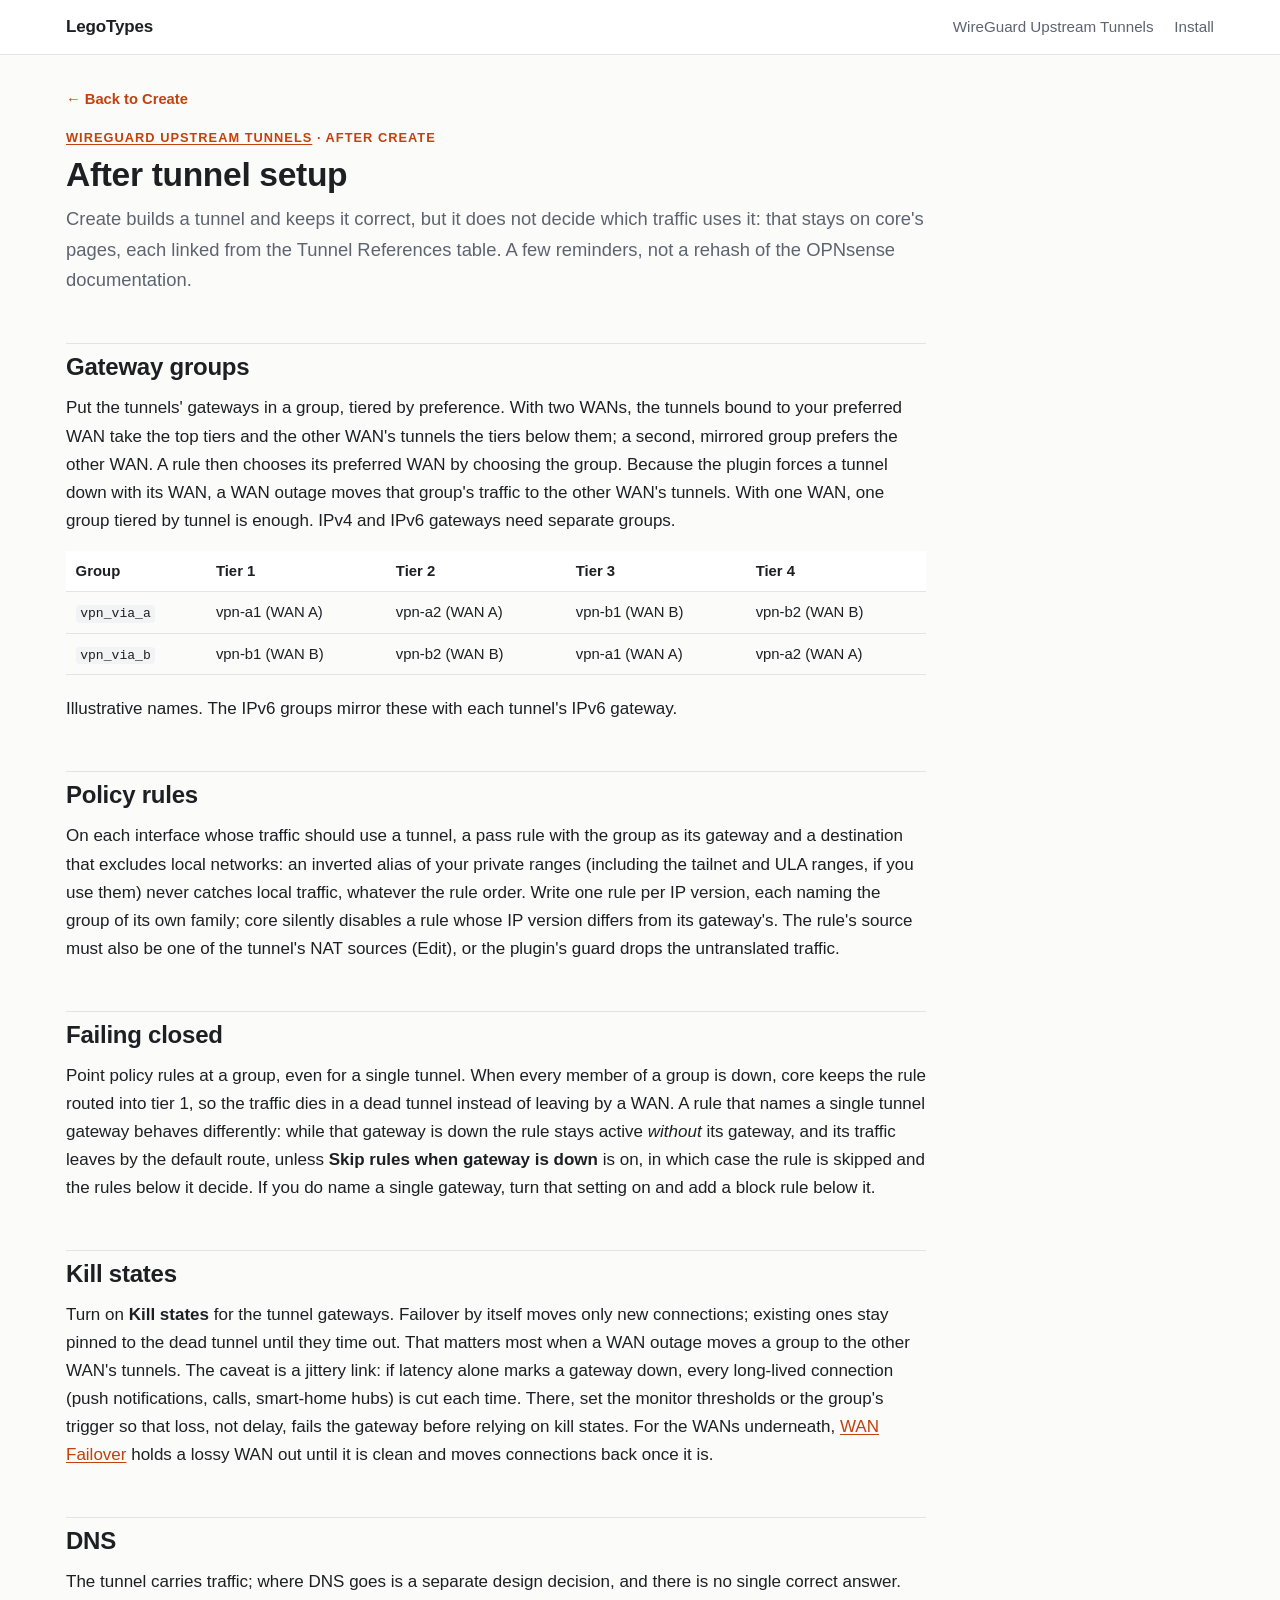
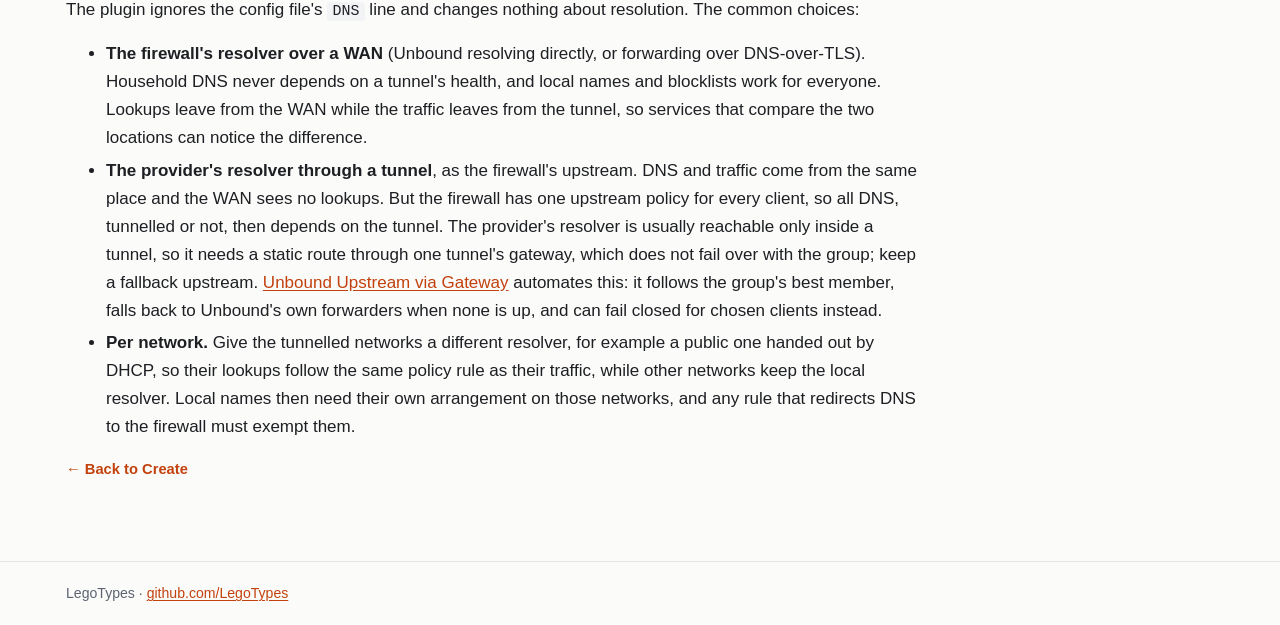
<file: wg-upstream-tunnels/after-setup/index.html>
<!doctype html>
<html lang="en">
<head>
<meta charset="utf-8">
<meta name="viewport" content="width=device-width, initial-scale=1">
<title>After Tunnel Setup</title>
<meta name="description" content="What to set up on OPNsense after creating WireGuard upstream tunnels: gateway groups across WANs, policy rules, failing closed, kill states and DNS choices.">
<link rel="stylesheet" href="../../assets/site.css">
</head>
<body>
<header class="site-header">
  <div class="inner">
    <a class="brand" href="../../">LegoTypes</a>
    <nav>
      <a href="../">WireGuard Upstream Tunnels</a>
      <a href="../../install/">Install</a>
    </nav>
  </div>
</header>

<div class="page">
  <main class="content">
    <p class="back"><a href="../#create">← Back to Create</a></p>
    <div class="eyebrow"><a href="../">WireGuard Upstream Tunnels</a> · after Create</div>
    <h1>After tunnel setup</h1>
    <p class="lede">Create builds a tunnel and keeps it correct, but it does not decide which traffic uses it: that stays on core's pages, each linked from the Tunnel References table. A few reminders, not a rehash of the OPNsense documentation.</p>

    <h2>Gateway groups</h2>
    <p>Put the tunnels' gateways in a group, tiered by preference. With two WANs, the tunnels bound to your preferred WAN take the top tiers and the other WAN's tunnels the tiers below them; a second, mirrored group prefers the other WAN. A rule then chooses its preferred WAN by choosing the group. Because the plugin forces a tunnel down with its WAN, a WAN outage moves that group's traffic to the other WAN's tunnels. With one WAN, one group tiered by tunnel is enough. IPv4 and IPv6 gateways need separate groups.</p>
    <div class="table-wrap">
    <table>
      <thead><tr><th>Group</th><th>Tier 1</th><th>Tier 2</th><th>Tier 3</th><th>Tier 4</th></tr></thead>
      <tbody>
        <tr><td><code>vpn_via_a</code></td><td>vpn-a1 (WAN A)</td><td>vpn-a2 (WAN A)</td><td>vpn-b1 (WAN B)</td><td>vpn-b2 (WAN B)</td></tr>
        <tr><td><code>vpn_via_b</code></td><td>vpn-b1 (WAN B)</td><td>vpn-b2 (WAN B)</td><td>vpn-a1 (WAN A)</td><td>vpn-a2 (WAN A)</td></tr>
      </tbody>
    </table>
    </div>
    <p>Illustrative names. The IPv6 groups mirror these with each tunnel's IPv6 gateway.</p>
    <h2>Policy rules</h2>
    <p>On each interface whose traffic should use a tunnel, a pass rule with the group as its gateway and a destination that excludes local networks: an inverted alias of your private ranges (including the tailnet and ULA ranges, if you use them) never catches local traffic, whatever the rule order. Write one rule per IP version, each naming the group of its own family; core silently disables a rule whose IP version differs from its gateway's. The rule's source must also be one of the tunnel's NAT sources (Edit), or the plugin's guard drops the untranslated traffic.</p>
    <h2>Failing closed</h2>
    <p>Point policy rules at a group, even for a single tunnel. When every member of a group is down, core keeps the rule routed into tier 1, so the traffic dies in a dead tunnel instead of leaving by a WAN. A rule that names a single tunnel gateway behaves differently: while that gateway is down the rule stays active <em>without</em> its gateway, and its traffic leaves by the default route, unless <strong>Skip rules when gateway is down</strong> is on, in which case the rule is skipped and the rules below it decide. If you do name a single gateway, turn that setting on and add a block rule below it.</p>
    <h2>Kill states</h2>
    <p>Turn on <strong>Kill states</strong> for the tunnel gateways. Failover by itself moves only new connections; existing ones stay pinned to the dead tunnel until they time out. That matters most when a WAN outage moves a group to the other WAN's tunnels. The caveat is a jittery link: if latency alone marks a gateway down, every long-lived connection (push notifications, calls, smart-home hubs) is cut each time. There, set the monitor thresholds or the group's trigger so that loss, not delay, fails the gateway before relying on kill states. For the WANs underneath, <a href="../../wan-failover/">WAN Failover</a> holds a lossy WAN out until it is clean and moves connections back once it is.</p>
    <h2>DNS</h2>
    <p>The tunnel carries traffic; where DNS goes is a separate design decision, and there is no single correct answer. The plugin ignores the config file's <code>DNS</code> line and changes nothing about resolution. The common choices:</p>
    <ul>
      <li><strong>The firewall's resolver over a WAN</strong> (Unbound resolving directly, or forwarding over DNS-over-TLS). Household DNS never depends on a tunnel's health, and local names and blocklists work for everyone. Lookups leave from the WAN while the traffic leaves from the tunnel, so services that compare the two locations can notice the difference.</li>
      <li><strong>The provider's resolver through a tunnel</strong>, as the firewall's upstream. DNS and traffic come from the same place and the WAN sees no lookups. But the firewall has one upstream policy for every client, so all DNS, tunnelled or not, then depends on the tunnel. The provider's resolver is usually reachable only inside a tunnel, so it needs a static route through one tunnel's gateway, which does not fail over with the group; keep a fallback upstream. <a href="../../unbound-upstream/">Unbound Upstream via Gateway</a> automates this: it follows the group's best member, falls back to Unbound's own forwarders when none is up, and can fail closed for chosen clients instead.</li>
      <li><strong>Per network.</strong> Give the tunnelled networks a different resolver, for example a public one handed out by DHCP, so their lookups follow the same policy rule as their traffic, while other networks keep the local resolver. Local names then need their own arrangement on those networks, and any rule that redirects DNS to the firewall must exempt them.</li>
    </ul>

    <p class="back"><a href="../#create">← Back to Create</a></p>
  </main>
</div>

<footer class="site-footer">
  <div class="inner">LegoTypes · <a href="https://github.com/LegoTypes">github.com/LegoTypes</a></div>
</footer>
</body>
</html>
</file>
<file: assets/site.css>
/* LegoTypes site: one stylesheet, light and dark */
:root {
  --bg: #fbfbfa;
  --surface: #ffffff;
  --text: #1d1f23;
  --muted: #5d6470;
  --border: #e3e4e8;
  --accent: #c2410c;
  --accent-soft: #fff1e8;
  --code-bg: #f2f3f5;
  --ok: #15803d;
  --warn: #b45309;
  --bad: #b91c1c;
  --max: 860px;
}
@media (prefers-color-scheme: dark) {
  :root:not([data-theme="light"]) {
    --bg: #111317;
    --surface: #181b20;
    --text: #e6e8eb;
    --muted: #9aa2ad;
    --border: #2a2f37;
    --accent: #f08a4b;
    --accent-soft: #2a1d15;
    --code-bg: #1f2329;
    --ok: #4ade80;
    --warn: #fbbf24;
    --bad: #f87171;
  }
}
:root[data-theme="dark"] {
  --bg: #111317;
  --surface: #181b20;
  --text: #e6e8eb;
  --muted: #9aa2ad;
  --border: #2a2f37;
  --accent: #f08a4b;
  --accent-soft: #2a1d15;
  --code-bg: #1f2329;
  --ok: #4ade80;
  --warn: #fbbf24;
  --bad: #f87171;
}

* { box-sizing: border-box; }
html { scroll-behavior: smooth; scroll-padding-top: 1rem; }
body {
  margin: 0;
  background: var(--bg);
  color: var(--text);
  font: 17px/1.65 -apple-system, BlinkMacSystemFont, "Segoe UI", Roboto, "Helvetica Neue", Arial, sans-serif;
  -webkit-text-size-adjust: 100%;
}
a { color: var(--accent); text-underline-offset: 2px; }
a:hover { text-decoration-thickness: 2px; }
h1, h2, h3 { line-height: 1.25; letter-spacing: -0.01em; }
h1 { font-size: 2.1rem; margin: 0 0 0.5rem; }
h2 { font-size: 1.5rem; margin: 3rem 0 0.75rem; padding-top: 0.5rem; border-top: 1px solid var(--border); }
h3 { font-size: 1.15rem; margin: 2rem 0 0.5rem; }
p, ul, ol { margin: 0 0 1rem; }
li { margin: 0.25rem 0; }
code, pre, kbd { font-family: ui-monospace, SFMono-Regular, Menlo, Consolas, monospace; font-size: 0.88em; }
code { background: var(--code-bg); padding: 0.1em 0.35em; border-radius: 4px; }
pre { background: var(--code-bg); padding: 0.9rem 1rem; border-radius: 8px; overflow-x: auto; line-height: 1.5; }
pre code { background: none; padding: 0; }
table { width: 100%; border-collapse: collapse; margin: 0 0 1.25rem; font-size: 0.93rem; }
th, td { text-align: left; vertical-align: top; padding: 0.5rem 0.6rem; border-bottom: 1px solid var(--border); }
th { font-weight: 600; background: var(--surface); }
.table-wrap { overflow-x: auto; margin: 0 0 1.25rem; }
.table-wrap table { margin: 0; min-width: 560px; }

/* layout */
.site-header { border-bottom: 1px solid var(--border); background: var(--surface); }
.site-header .inner { max-width: 1180px; margin: 0 auto; padding: 0.8rem 16px; display: flex; gap: 1rem; align-items: center; justify-content: space-between; }
.brand { font-weight: 700; color: var(--text); text-decoration: none; letter-spacing: -0.01em; }
.site-header nav a { color: var(--muted); text-decoration: none; margin-left: 1rem; font-size: 0.95rem; }
.site-header nav a:hover { color: var(--text); }
.page { max-width: 1180px; margin: 0 auto; padding: 2rem 16px 4rem; display: grid; grid-template-columns: minmax(0, 1fr); gap: 2.5rem; }
.content { max-width: var(--max); min-width: 0; }
.toc { display: none; }
@media (min-width: 1040px) {
  /* the two-column layout is only for pages with a contents sidebar */
  .page.with-toc { grid-template-columns: 240px minmax(0, 1fr); }
  .toc { display: block; position: sticky; top: 1.5rem; align-self: start; max-height: calc(100vh - 3rem); overflow-y: auto; font-size: 0.9rem; }
}
.toc h4 { margin: 0 0 0.5rem; font-size: 0.8rem; text-transform: uppercase; letter-spacing: 0.06em; color: var(--muted); }
.toc ol { list-style: none; padding: 0; margin: 0; }
.toc li { margin: 0; }
.toc a { display: block; padding: 0.3rem 0.6rem; color: var(--muted); text-decoration: none; border-left: 2px solid var(--border); }
.toc a:hover { color: var(--text); border-left-color: var(--accent); }
.site-footer { border-top: 1px solid var(--border); color: var(--muted); font-size: 0.88rem; }
.site-footer .inner { max-width: 1180px; margin: 0 auto; padding: 1.25rem 16px; }

/* components */
.lede { font-size: 1.15rem; color: var(--muted); margin-bottom: 1.5rem; }
.back { margin: 0 0 1rem; font-size: 0.92rem; }
.back a { text-decoration: none; font-weight: 600; }
.back a:hover { text-decoration: underline; }
.eyebrow { font-size: 0.8rem; text-transform: uppercase; letter-spacing: 0.08em; color: var(--accent); font-weight: 600; margin-bottom: 0.4rem; }
.stats { display: grid; grid-template-columns: repeat(auto-fit, minmax(170px, 1fr)); gap: 0.75rem; margin: 1.5rem 0 2rem; }
.stat { background: var(--surface); border: 1px solid var(--border); border-radius: 10px; padding: 0.9rem 1rem; }
.stat .big { font-size: 1.6rem; font-weight: 700; color: var(--accent); line-height: 1.1; }
.stat .what { font-size: 0.9rem; color: var(--muted); margin-top: 0.3rem; }
.callout { background: var(--accent-soft); border-left: 3px solid var(--accent); padding: 0.8rem 1rem; border-radius: 0 8px 8px 0; margin: 0 0 1.25rem; }
.callout p:last-child { margin-bottom: 0; }
.cards { display: grid; grid-template-columns: repeat(auto-fit, minmax(230px, 1fr)); gap: 0.75rem; margin: 0 0 1.5rem; }
.card { background: var(--surface); border: 1px solid var(--border); border-radius: 10px; padding: 0.9rem 1rem; }
.card h3 { margin: 0 0 0.35rem; font-size: 1rem; }
.card p { margin: 0; font-size: 0.93rem; color: var(--muted); }
.steps { counter-reset: step; list-style: none; padding: 0; }
.steps li { counter-increment: step; position: relative; padding-left: 2.2rem; margin: 0.45rem 0; }
.steps li::before { content: counter(step); position: absolute; left: 0; top: 0.1rem; width: 1.5rem; height: 1.5rem; border-radius: 50%; background: var(--code-bg); color: var(--muted); font-size: 0.8rem; font-weight: 600; display: flex; align-items: center; justify-content: center; }
.trap { color: var(--bad); font-weight: 600; }
.yes { color: var(--ok); font-weight: 600; }
.tag { display: inline-block; font-size: 0.75rem; font-weight: 600; padding: 0.05rem 0.45rem; border-radius: 999px; border: 1px solid var(--border); color: var(--muted); white-space: nowrap; }
.tag.block { color: var(--bad); border-color: var(--bad); }
.compare td:nth-child(2) { color: var(--muted); }
.compare td:nth-child(3) { font-weight: 600; }
/* landing */
.content.wide { max-width: none; }
.hero { padding: 1rem 0 0.5rem; }
.hero h1 { font-size: 2.6rem; }
.hero .lede { max-width: 46rem; }
.projects { list-style: none; padding: 0; margin: 1rem 0 2rem; display: grid; grid-template-columns: repeat(auto-fit, minmax(280px, 1fr)); gap: 1rem; }
.projects li { background: var(--surface); border: 1px solid var(--border); border-radius: 12px; padding: 1.2rem 1.3rem; margin: 0; display: flex; flex-direction: column; }
.projects li:hover { border-color: var(--accent); }
.projects h3 { margin: 0 0 0.2rem; font-size: 1.15rem; }
.projects h3 a { text-decoration: none; color: var(--text); }
.projects h3 a:hover { color: var(--accent); }
.projects .pkg { font-family: ui-monospace, SFMono-Regular, Menlo, Consolas, monospace; font-size: 0.8rem; color: var(--muted); margin-bottom: 0.6rem; }
.projects p { margin: 0 0 1rem; color: var(--muted); flex: 1; }
.projects .links { display: flex; gap: 1rem; font-size: 0.92rem; flex-wrap: wrap; }
.projects .links a { font-weight: 600; }
.get-started { background: var(--surface); border: 1px solid var(--border); border-left: 3px solid var(--accent); border-radius: 12px; padding: 1.2rem 1.3rem; }
.get-started h2 { margin: 0 0 0.4rem; padding: 0; border: 0; font-size: 1.2rem; }
.get-started pre { margin: 0.6rem 0; }
.get-started p { margin: 0.3rem 0; color: var(--muted); }
</file>
